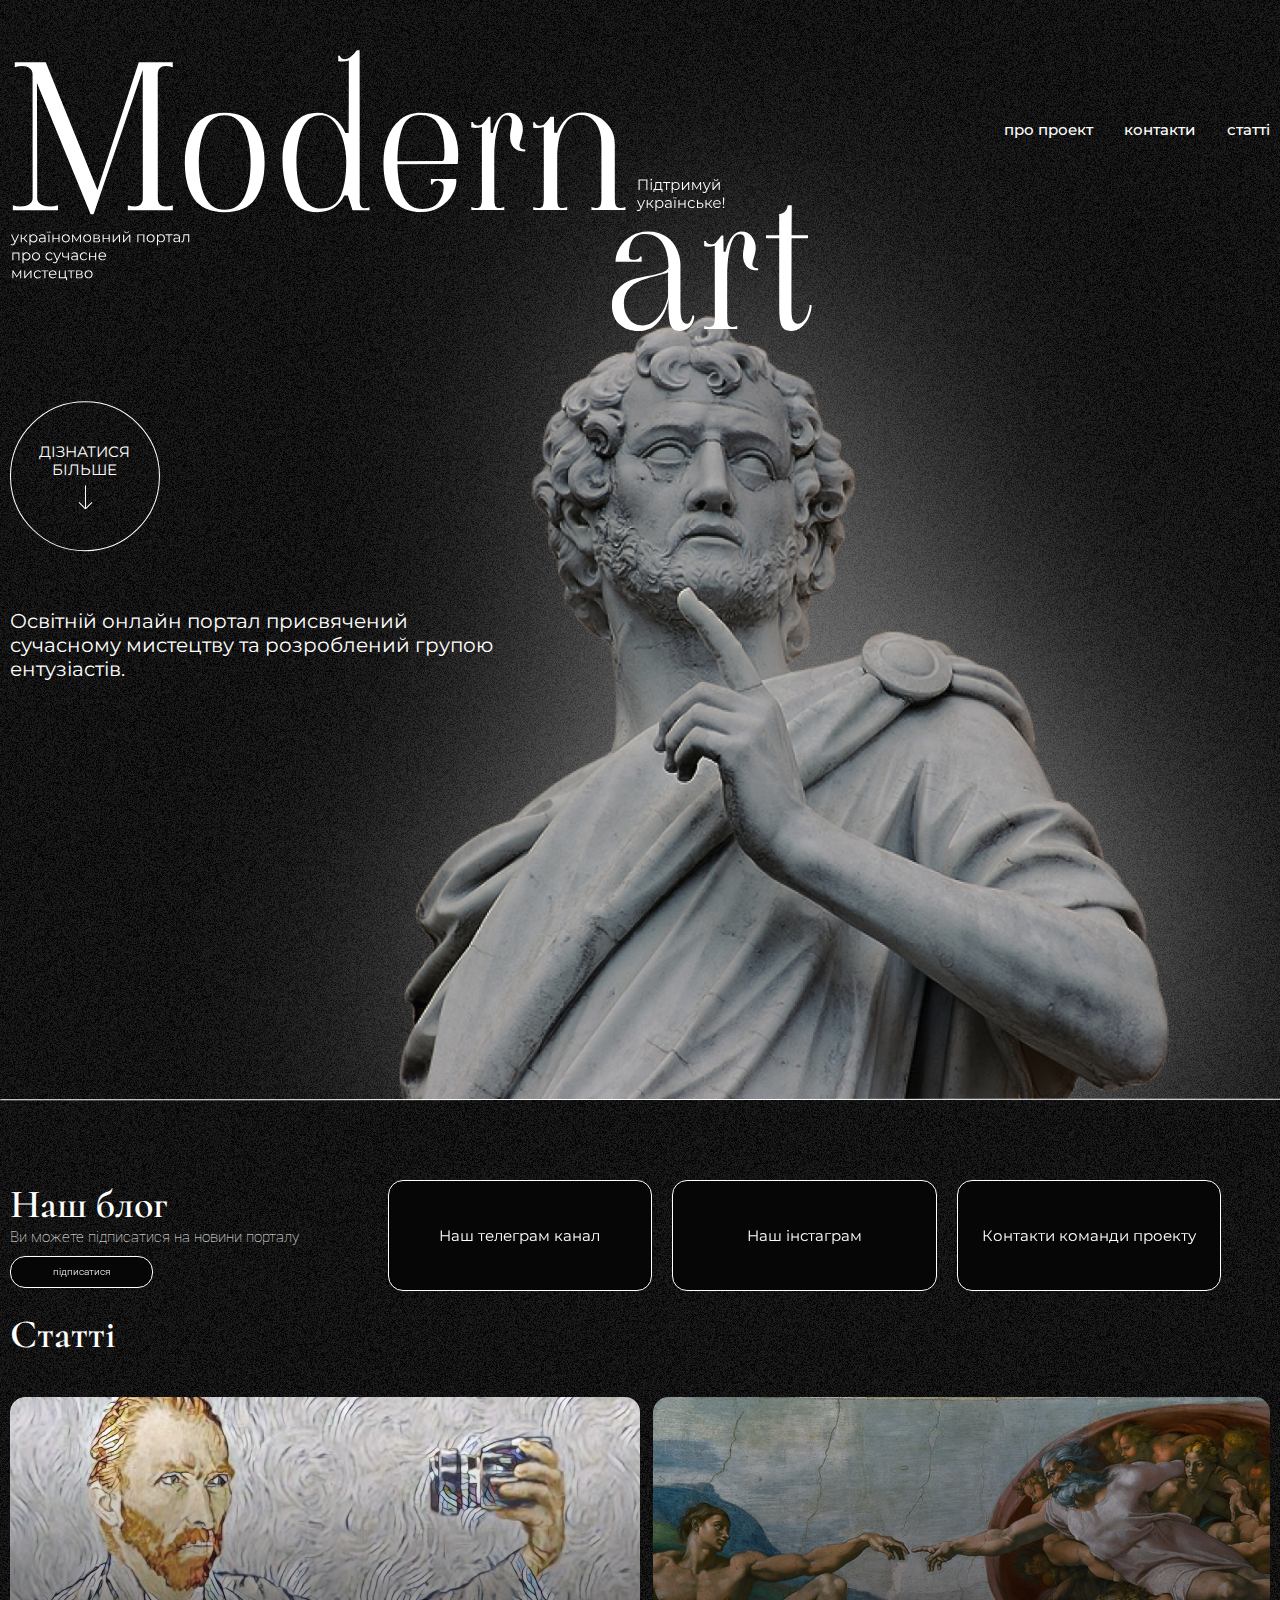
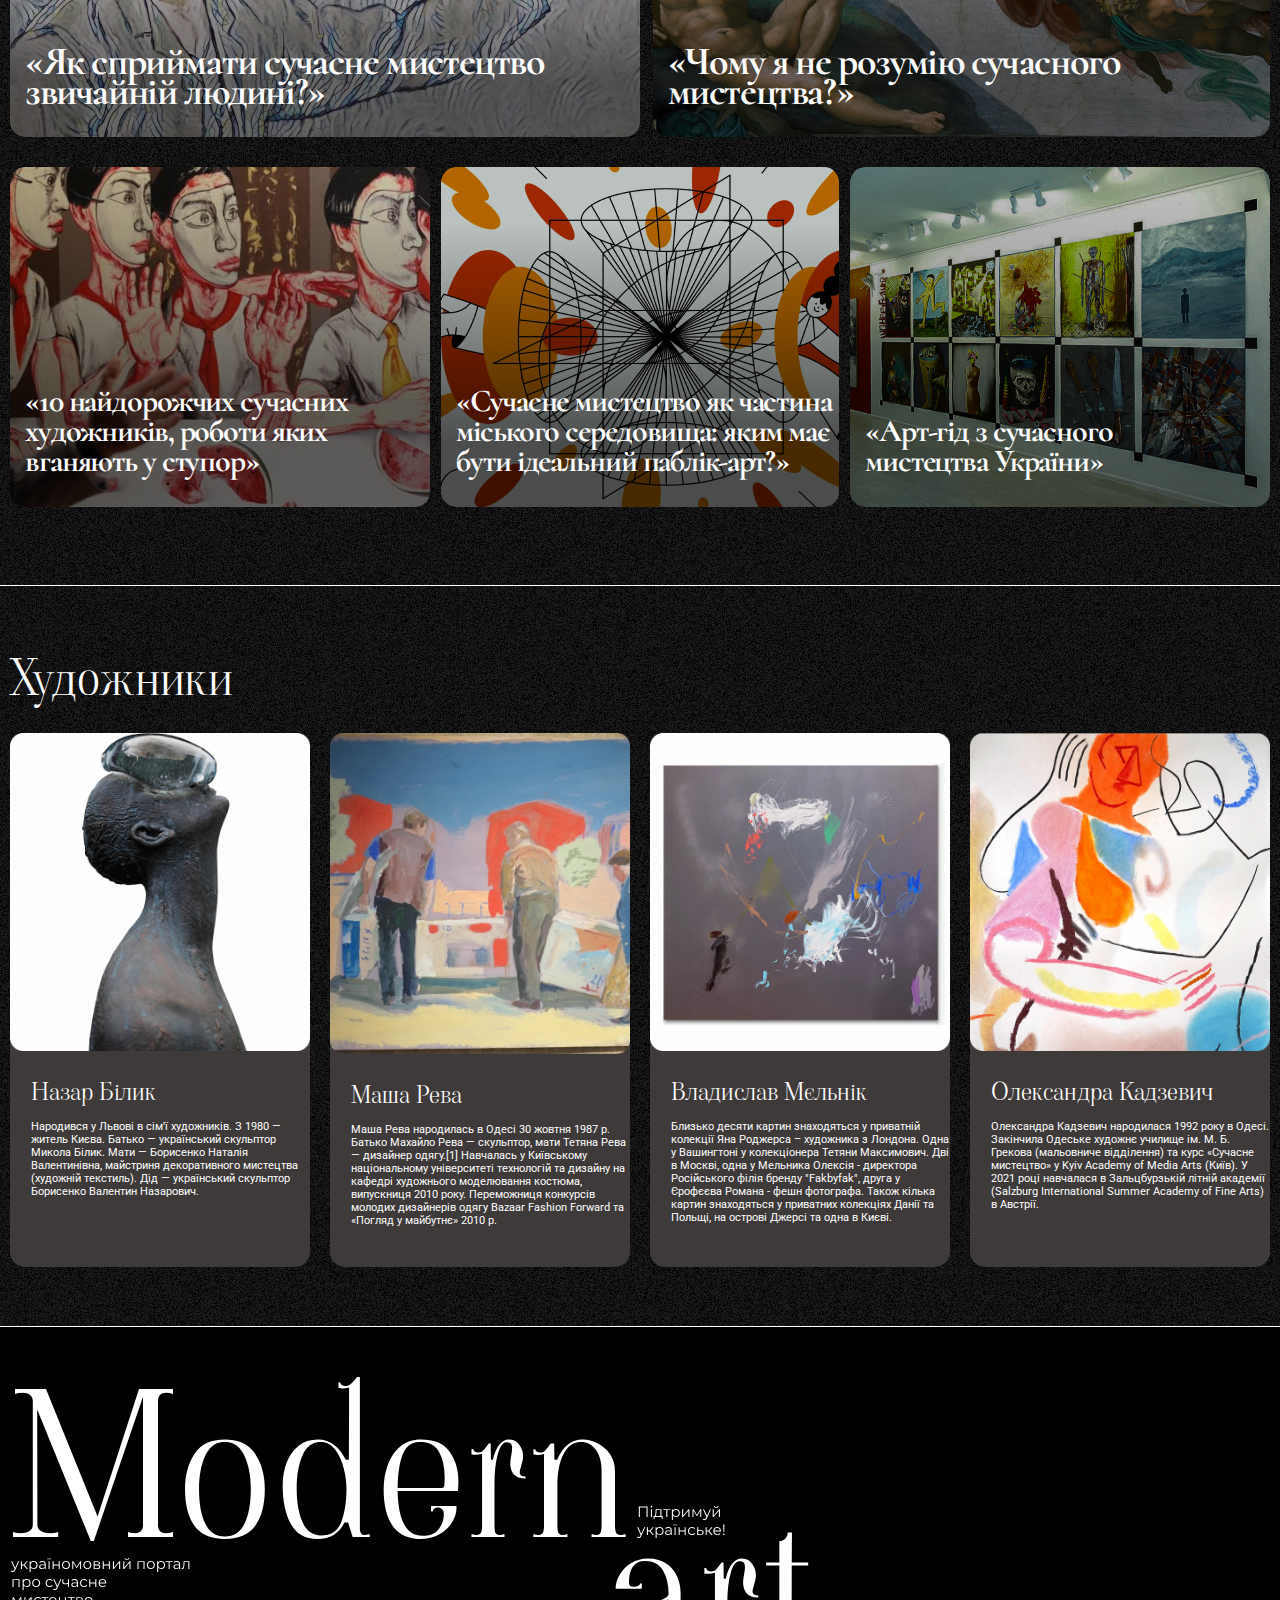
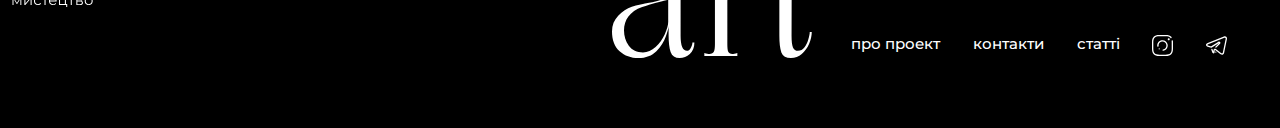
<file: index.html>
<!DOCTYPE html>
<html lang="uk">

<head>
    <meta charset="UTF-8">
    <meta http-equiv="X-UA-Compatible" content="IE=edge">
    <meta name="viewport" content="width=device-width, initial-scale=1.0">
    <title>Modern Art</title>
    <link rel="stylesheet" href="style/style.css">
</head>

<body>
    <div class="wrapper">
        <header class="header">
            <div class="header__logo-nav container justify-content-space-between">
                <svg width="806" height="401" viewBox="0 0 806 401" fill="none" xmlns="http://www.w3.org/2000/svg"
                    class="header__logo">
                    <path
                        d="M163 67C160.467 66.2 158.133 65.8 156 65.8C153.467 65.8 151.467 66.5333 150 68C148.667 69.3333 148 71.3333 148 74V198C148 200.667 148.667 202.733 150 204.2C151.467 205.533 153.467 206.2 156 206.2C158.133 206.2 160.467 205.8 163 205V210H118V205C120.667 205.8 123 206.2 125 206.2C127.533 206.2 129.467 205.533 130.8 204.2C132.267 202.733 133 200.667 133 198V69.8L83.8 214H80.8L27.2 82.6L27.4 198C27.4 200.533 28.6 202.533 31 204C33.5333 205.467 36.6 206.2 40.2 206.2C42.8667 206.2 45.5333 205.8 48.2 205V210H3V205C5.53333 205.8 8.13333 206.2 10.8 206.2C14.2667 206.2 17.1333 205.467 19.4 204C21.6667 202.533 22.8 200.533 22.8 198V74C22.8 71.4667 21.8667 69.4667 20 68C18.1333 66.5333 15.6 65.8 12.4 65.8C10.1333 65.8 7.66667 66.2 5 67V62H36L87.6 189.6L129 62H163V67ZM214.816 212C200.682 212 190.482 207.533 184.216 198.6C178.082 189.533 175.016 177.4 175.016 162.2C175.016 148.2 178.149 136.467 184.416 127C190.682 117.4 200.816 112.6 214.816 112.6C228.816 112.6 238.949 117.4 245.216 127C251.616 136.467 254.816 148.2 254.816 162.2C254.816 177.4 251.682 189.533 245.416 198.6C239.149 207.533 228.949 212 214.816 212ZM214.816 209.6C223.882 209.6 230.482 205.267 234.616 196.6C238.749 187.8 240.816 176.333 240.816 162.2C240.816 149 238.682 137.867 234.416 128.8C230.149 119.6 223.616 115 214.816 115C206.016 115 199.482 119.6 195.216 128.8C191.082 137.867 189.016 149 189.016 162.2C189.016 176.333 191.082 187.8 195.216 196.6C199.349 205.267 205.882 209.6 214.816 209.6ZM307.672 212C295.272 212 286.339 207 280.872 197C275.405 186.867 272.672 174 272.672 158.4C272.672 150.133 274.005 142.533 276.672 135.6C279.339 128.667 283.272 123.133 288.472 119C293.805 114.733 300.272 112.6 307.872 112.6C314.272 112.6 319.805 114.467 324.472 118.2C329.139 121.933 332.872 126.8 335.672 132.8H338.872L339.072 80.6V60.4C337.072 61.0667 334.939 61.4 332.672 61.4C331.739 61.4 330.339 61.2667 328.472 61V55.6H330.272C330.272 56.5333 330.739 57.3333 331.672 58C332.739 58.6667 333.939 59 335.272 59C337.272 59 339.272 58.1333 341.272 56.4C343.405 54.5333 345.339 52.4 347.072 50H349.872V202.2C350.139 206.067 351.672 208 354.472 208C356.072 208 357.805 207.667 359.672 207V210H342.672L338.072 195.4H334.472C329.005 206.467 320.072 212 307.672 212ZM311.272 208.4C320.872 208.4 327.472 204.067 331.072 195.4C334.672 186.6 336.472 175.333 336.472 161.6C336.472 155.2 335.539 148.4 333.672 141.2C331.939 134 329.139 127.867 325.272 122.8C321.405 117.6 316.605 115 310.872 115C302.605 115 296.472 119.467 292.472 128.4C288.605 137.333 286.672 148.333 286.672 161.4C286.672 174.733 288.605 185.933 292.472 195C296.339 203.933 302.605 208.4 311.272 208.4ZM411.448 212C398.782 212 389.315 207.8 383.048 199.4C376.782 190.867 373.648 178.467 373.648 162.2C373.648 153.667 374.982 145.667 377.648 138.2C380.315 130.6 384.448 124.467 390.048 119.8C395.782 115 402.782 112.6 411.048 112.6C424.515 112.6 434.115 116.733 439.848 125C445.582 133.133 448.448 142.933 448.448 154.4C448.448 156.4 448.315 159 448.048 162.2L447.848 164H387.648C388.182 193.867 396.515 208.8 412.648 208.8C419.848 208.8 425.182 206.6 428.648 202.2C432.115 197.8 433.848 192.8 433.848 187.2C433.848 184.933 433.248 183.267 432.048 182.2C430.982 181.133 429.582 180.6 427.848 180.6C426.515 180.6 425.315 181 424.248 181.8C423.315 182.467 422.848 183.333 422.848 184.4H421.048V179H446.448C446.848 184.067 445.582 189.133 442.648 194.2C439.848 199.267 435.715 203.467 430.248 206.8C424.782 210.133 418.515 211.867 411.448 212ZM429.248 161C431.648 161 433.048 160.8 433.448 160.4C433.982 159.867 434.315 158.667 434.448 156.8C434.582 155.333 434.648 153.133 434.648 150.2C434.648 140.067 432.782 131.667 429.048 125C425.315 118.333 419.048 115 410.248 115C401.715 115 395.848 119.2 392.648 127.6C389.448 136 387.782 147.133 387.648 161H429.248ZM513.092 129.4C513.092 131 512.826 132.8 512.292 134.8C511.759 136.8 511.426 138 511.292 138.4C510.226 141.867 509.692 144.2 509.692 145.4C509.692 148.067 511.626 149.4 515.492 149.4V151.4C510.026 151.4 506.092 150 503.692 147.2C501.426 144.4 500.292 140.8 500.292 136.4C500.292 134.267 500.492 132.2 500.892 130.2C501.692 126.333 502.092 123.333 502.092 121.2C502.092 118.933 501.626 117.4 500.692 116.6C499.892 115.667 498.559 115.2 496.692 115.2C492.826 115.2 489.826 119.333 487.692 127.6C485.559 135.733 484.492 145.267 484.492 156.2V198C484.492 201.467 484.759 204 485.292 205.6C485.959 207.2 487.359 208 489.492 208C490.559 208 492.226 207.667 494.492 207V210H461.492V207C463.759 207.667 465.426 208 466.492 208C468.892 208 470.426 207.2 471.092 205.6C471.759 203.867 472.092 201.333 472.092 198V126.8C470.092 127.467 467.959 127.8 465.692 127.8C464.759 127.8 463.359 127.667 461.492 127.4V122H463.292C463.292 122.933 463.759 123.733 464.692 124.4C465.759 125.067 466.959 125.4 468.292 125.4C470.292 125.4 472.026 124.667 473.492 123.2C474.959 121.733 476.692 119.533 478.692 116.6H480.692L480.892 132.8H482.892C484.492 125.867 486.692 120.8 489.492 117.6C492.426 114.267 495.492 112.6 498.692 112.6C503.359 112.6 506.892 114.333 509.292 117.8C511.826 121.267 513.092 125.133 513.092 129.4ZM605.006 198C605.006 201.333 605.34 203.867 606.006 205.6C606.673 207.2 608.206 208 610.606 208C611.673 208 613.34 207.667 615.606 207V210H581.606V207C583.873 207.667 585.54 208 586.606 208C588.74 208 590.073 207.2 590.606 205.6C591.273 204 591.606 201.467 591.606 198V144.4C591.606 135.2 589.673 128 585.806 122.8C582.073 117.6 577.14 115 571.006 115C565.14 115 560.406 117.333 556.806 122C553.34 126.533 550.873 131.933 549.406 138.2C548.073 144.467 547.406 150.467 547.406 156.2V198C547.406 201.467 547.673 204 548.206 205.6C548.873 207.2 550.273 208 552.406 208C553.473 208 555.14 207.667 557.406 207V210H523.406V207C525.673 207.667 527.34 208 528.406 208C530.806 208 532.34 207.2 533.006 205.6C533.673 203.867 534.006 201.333 534.006 198V127C532.006 127.667 529.873 128 527.606 128C526.673 128 525.273 127.867 523.406 127.6V122.2H525.206C525.206 123.133 525.673 123.933 526.606 124.6C527.673 125.267 528.873 125.6 530.206 125.6C532.073 125.6 533.74 124.867 535.206 123.4C536.673 121.933 538.473 119.667 540.606 116.6H544.206L544.406 132.8H547.206C549.606 126.8 552.873 121.933 557.006 118.2C561.273 114.333 566.54 112.4 572.806 112.4C577.873 112.4 582.873 113.733 587.806 116.4C592.873 118.933 597.006 122.667 600.206 127.6C603.406 132.4 605.006 138 605.006 144.4V198Z"
                        fill="white" />
                    <path class="logo-mini-txt"
                        d="M2.65 244.985C2.28 244.985 1.925 244.925 1.585 244.805C1.255 244.685 0.97 244.505 0.73 244.265L1.225 243.47C1.425 243.66 1.64 243.805 1.87 243.905C2.11 244.015 2.375 244.07 2.665 244.07C3.015 244.07 3.315 243.97 3.565 243.77C3.825 243.58 4.07 243.24 4.3 242.75L4.81 241.595L4.93 241.43L8.17 234.125H9.22L5.275 242.945C5.055 243.455 4.81 243.86 4.54 244.16C4.28 244.46 3.995 244.67 3.685 244.79C3.375 244.92 3.03 244.985 2.65 244.985ZM4.75 242.225L1.12 234.125H2.23L5.44 241.355L4.75 242.225ZM16.6543 242L13.4143 238.1L14.2993 237.575L17.9143 242H16.6543ZM10.8793 242V234.125H11.9443V242H10.8793ZM11.6143 238.49V237.575H14.1493V238.49H11.6143ZM14.3893 238.175L13.3993 238.025L16.5343 234.125H17.6893L14.3893 238.175ZM23.6601 242.075C22.9801 242.075 22.3651 241.92 21.8151 241.61C21.2651 241.29 20.8251 240.835 20.4951 240.245C20.1751 239.645 20.0151 238.915 20.0151 238.055C20.0151 237.195 20.1751 236.47 20.4951 235.88C20.8151 235.28 21.2501 234.825 21.8001 234.515C22.3501 234.205 22.9701 234.05 23.6601 234.05C24.4101 234.05 25.0801 234.22 25.6701 234.56C26.2701 234.89 26.7401 235.36 27.0801 235.97C27.4201 236.57 27.5901 237.265 27.5901 238.055C27.5901 238.855 27.4201 239.555 27.0801 240.155C26.7401 240.755 26.2701 241.225 25.6701 241.565C25.0801 241.905 24.4101 242.075 23.6601 242.075ZM19.5951 244.91V234.125H20.6151V236.495L20.5101 238.07L20.6601 239.66V244.91H19.5951ZM23.5851 241.13C24.1451 241.13 24.6451 241.005 25.0851 240.755C25.5251 240.495 25.8751 240.135 26.1351 239.675C26.3951 239.205 26.5251 238.665 26.5251 238.055C26.5251 237.445 26.3951 236.91 26.1351 236.45C25.8751 235.99 25.5251 235.63 25.0851 235.37C24.6451 235.11 24.1451 234.98 23.5851 234.98C23.0251 234.98 22.5201 235.11 22.0701 235.37C21.6301 235.63 21.2801 235.99 21.0201 236.45C20.7701 236.91 20.6451 237.445 20.6451 238.055C20.6451 238.665 20.7701 239.205 21.0201 239.675C21.2801 240.135 21.6301 240.495 22.0701 240.755C22.5201 241.005 23.0251 241.13 23.5851 241.13ZM34.7243 242V240.26L34.6793 239.975V237.065C34.6793 236.395 34.4893 235.88 34.1093 235.52C33.7393 235.16 33.1843 234.98 32.4443 234.98C31.9343 234.98 31.4493 235.065 30.9893 235.235C30.5293 235.405 30.1393 235.63 29.8193 235.91L29.3393 235.115C29.7393 234.775 30.2193 234.515 30.7793 234.335C31.3393 234.145 31.9293 234.05 32.5493 234.05C33.5693 234.05 34.3543 234.305 34.9043 234.815C35.4643 235.315 35.7443 236.08 35.7443 237.11V242H34.7243ZM32.0093 242.075C31.4193 242.075 30.9043 241.98 30.4643 241.79C30.0343 241.59 29.7043 241.32 29.4743 240.98C29.2443 240.63 29.1293 240.23 29.1293 239.78C29.1293 239.37 29.2243 239 29.4143 238.67C29.6143 238.33 29.9343 238.06 30.3743 237.86C30.8243 237.65 31.4243 237.545 32.1743 237.545H34.8893V238.34H32.2043C31.4443 238.34 30.9143 238.475 30.6143 238.745C30.3243 239.015 30.1793 239.35 30.1793 239.75C30.1793 240.2 30.3543 240.56 30.7043 240.83C31.0543 241.1 31.5443 241.235 32.1743 241.235C32.7743 241.235 33.2893 241.1 33.7193 240.83C34.1593 240.55 34.4793 240.15 34.6793 239.63L34.9193 240.365C34.7193 240.885 34.3693 241.3 33.8693 241.61C33.3793 241.92 32.7593 242.075 32.0093 242.075ZM38.5495 242V234.125H39.6145V242H38.5495ZM40.0795 232.55C39.9095 232.55 39.7645 232.49 39.6445 232.37C39.5245 232.24 39.4645 232.085 39.4645 231.905C39.4645 231.735 39.5245 231.59 39.6445 231.47C39.7645 231.34 39.9095 231.275 40.0795 231.275C40.2595 231.275 40.4095 231.335 40.5295 231.455C40.6495 231.575 40.7095 231.725 40.7095 231.905C40.7095 232.085 40.6495 232.24 40.5295 232.37C40.4095 232.49 40.2595 232.55 40.0795 232.55ZM38.0995 232.55C37.9195 232.55 37.7695 232.49 37.6495 232.37C37.5295 232.24 37.4695 232.085 37.4695 231.905C37.4695 231.735 37.5295 231.59 37.6495 231.47C37.7695 231.34 37.9195 231.275 38.0995 231.275C38.2795 231.275 38.4245 231.335 38.5345 231.455C38.6545 231.575 38.7145 231.725 38.7145 231.905C38.7145 232.085 38.6545 232.24 38.5345 232.37C38.4245 232.49 38.2795 232.55 38.0995 232.55ZM42.6078 242V234.125H43.6728V237.605H48.6378V234.125H49.7028V242H48.6378V238.52H43.6728V242H42.6078ZM55.9698 242.075C55.2098 242.075 54.5248 241.905 53.9148 241.565C53.3148 241.215 52.8398 240.74 52.4898 240.14C52.1398 239.53 51.9648 238.835 51.9648 238.055C51.9648 237.265 52.1398 236.57 52.4898 235.97C52.8398 235.37 53.3148 234.9 53.9148 234.56C54.5148 234.22 55.1998 234.05 55.9698 234.05C56.7498 234.05 57.4398 234.22 58.0398 234.56C58.6498 234.9 59.1248 235.37 59.4648 235.97C59.8148 236.57 59.9898 237.265 59.9898 238.055C59.9898 238.835 59.8148 239.53 59.4648 240.14C59.1248 240.74 58.6498 241.215 58.0398 241.565C57.4298 241.905 56.7398 242.075 55.9698 242.075ZM55.9698 241.13C56.5398 241.13 57.0448 241.005 57.4848 240.755C57.9248 240.495 58.2698 240.135 58.5198 239.675C58.7798 239.205 58.9098 238.665 58.9098 238.055C58.9098 237.435 58.7798 236.895 58.5198 236.435C58.2698 235.975 57.9248 235.62 57.4848 235.37C57.0448 235.11 56.5448 234.98 55.9848 234.98C55.4248 234.98 54.9248 235.11 54.4848 235.37C54.0448 235.62 53.6948 235.975 53.4348 236.435C53.1748 236.895 53.0448 237.435 53.0448 238.055C53.0448 238.665 53.1748 239.205 53.4348 239.675C53.6948 240.135 54.0448 240.495 54.4848 240.755C54.9248 241.005 55.4198 241.13 55.9698 241.13ZM62.266 242V234.125H63.346L66.916 240.17H66.466L70.096 234.125H71.086V242H70.111V235.34L70.306 235.43L66.916 241.04H66.436L63.016 235.37L63.241 235.325V242H62.266ZM77.3566 242.075C76.5966 242.075 75.9116 241.905 75.3016 241.565C74.7016 241.215 74.2266 240.74 73.8766 240.14C73.5266 239.53 73.3516 238.835 73.3516 238.055C73.3516 237.265 73.5266 236.57 73.8766 235.97C74.2266 235.37 74.7016 234.9 75.3016 234.56C75.9016 234.22 76.5866 234.05 77.3566 234.05C78.1366 234.05 78.8266 234.22 79.4266 234.56C80.0366 234.9 80.5116 235.37 80.8516 235.97C81.2016 236.57 81.3766 237.265 81.3766 238.055C81.3766 238.835 81.2016 239.53 80.8516 240.14C80.5116 240.74 80.0366 241.215 79.4266 241.565C78.8166 241.905 78.1266 242.075 77.3566 242.075ZM77.3566 241.13C77.9266 241.13 78.4316 241.005 78.8716 240.755C79.3116 240.495 79.6566 240.135 79.9066 239.675C80.1666 239.205 80.2966 238.665 80.2966 238.055C80.2966 237.435 80.1666 236.895 79.9066 236.435C79.6566 235.975 79.3116 235.62 78.8716 235.37C78.4316 235.11 77.9316 234.98 77.3716 234.98C76.8116 234.98 76.3116 235.11 75.8716 235.37C75.4316 235.62 75.0816 235.975 74.8216 236.435C74.5616 236.895 74.4316 237.435 74.4316 238.055C74.4316 238.665 74.5616 239.205 74.8216 239.675C75.0816 240.135 75.4316 240.495 75.8716 240.755C76.3116 241.005 76.8066 241.13 77.3566 241.13ZM83.6527 242V234.125H87.1327C88.0227 234.125 88.7227 234.295 89.2327 234.635C89.7527 234.975 90.0127 235.475 90.0127 236.135C90.0127 236.775 89.7677 237.27 89.2777 237.62C88.7877 237.96 88.1427 238.13 87.3427 238.13L87.5527 237.815C88.4927 237.815 89.1827 237.99 89.6227 238.34C90.0627 238.69 90.2827 239.195 90.2827 239.855C90.2827 240.535 90.0327 241.065 89.5327 241.445C89.0427 241.815 88.2777 242 87.2377 242H83.6527ZM84.6877 241.16H87.1927C87.8627 241.16 88.3677 241.055 88.7077 240.845C89.0577 240.625 89.2327 240.275 89.2327 239.795C89.2327 239.315 89.0777 238.965 88.7677 238.745C88.4577 238.525 87.9677 238.415 87.2977 238.415H84.6877V241.16ZM84.6877 237.62H87.0577C87.6677 237.62 88.1327 237.505 88.4527 237.275C88.7827 237.045 88.9477 236.71 88.9477 236.27C88.9477 235.83 88.7827 235.5 88.4527 235.28C88.1327 235.06 87.6677 234.95 87.0577 234.95H84.6877V237.62ZM92.7787 242V234.125H93.8437V237.605H98.8087V234.125H99.8737V242H98.8087V238.52H93.8437V242H92.7787ZM102.901 242V234.125H103.966V240.38L109.231 234.125H110.176V242H109.111V235.73L103.861 242H102.901ZM113.228 242V234.125H114.293V240.38L119.558 234.125H120.503V242H119.438V235.73L114.188 242H113.228ZM116.798 232.985C116.138 232.985 115.603 232.82 115.193 232.49C114.793 232.15 114.583 231.665 114.563 231.035H115.328C115.338 231.435 115.478 231.75 115.748 231.98C116.018 232.21 116.368 232.325 116.798 232.325C117.228 232.325 117.578 232.21 117.848 231.98C118.128 231.75 118.273 231.435 118.283 231.035H119.048C119.038 231.665 118.828 232.15 118.418 232.49C118.008 232.82 117.468 232.985 116.798 232.985ZM127.481 242V234.125H134.561V242H133.496V234.77L133.766 235.055H128.276L128.546 234.77V242H127.481ZM140.828 242.075C140.068 242.075 139.383 241.905 138.773 241.565C138.173 241.215 137.698 240.74 137.348 240.14C136.998 239.53 136.823 238.835 136.823 238.055C136.823 237.265 136.998 236.57 137.348 235.97C137.698 235.37 138.173 234.9 138.773 234.56C139.373 234.22 140.058 234.05 140.828 234.05C141.608 234.05 142.298 234.22 142.898 234.56C143.508 234.9 143.983 235.37 144.323 235.97C144.673 236.57 144.848 237.265 144.848 238.055C144.848 238.835 144.673 239.53 144.323 240.14C143.983 240.74 143.508 241.215 142.898 241.565C142.288 241.905 141.598 242.075 140.828 242.075ZM140.828 241.13C141.398 241.13 141.903 241.005 142.343 240.755C142.783 240.495 143.128 240.135 143.378 239.675C143.638 239.205 143.768 238.665 143.768 238.055C143.768 237.435 143.638 236.895 143.378 236.435C143.128 235.975 142.783 235.62 142.343 235.37C141.903 235.11 141.403 234.98 140.843 234.98C140.283 234.98 139.783 235.11 139.343 235.37C138.903 235.62 138.553 235.975 138.293 236.435C138.033 236.895 137.903 237.435 137.903 238.055C137.903 238.665 138.033 239.205 138.293 239.675C138.553 240.135 138.903 240.495 139.343 240.755C139.783 241.005 140.278 241.13 140.828 241.13ZM151.189 242.075C150.509 242.075 149.894 241.92 149.344 241.61C148.794 241.29 148.354 240.835 148.024 240.245C147.704 239.645 147.544 238.915 147.544 238.055C147.544 237.195 147.704 236.47 148.024 235.88C148.344 235.28 148.779 234.825 149.329 234.515C149.879 234.205 150.499 234.05 151.189 234.05C151.939 234.05 152.609 234.22 153.199 234.56C153.799 234.89 154.269 235.36 154.609 235.97C154.949 236.57 155.119 237.265 155.119 238.055C155.119 238.855 154.949 239.555 154.609 240.155C154.269 240.755 153.799 241.225 153.199 241.565C152.609 241.905 151.939 242.075 151.189 242.075ZM147.124 244.91V234.125H148.144V236.495L148.039 238.07L148.189 239.66V244.91H147.124ZM151.114 241.13C151.674 241.13 152.174 241.005 152.614 240.755C153.054 240.495 153.404 240.135 153.664 239.675C153.924 239.205 154.054 238.665 154.054 238.055C154.054 237.445 153.924 236.91 153.664 236.45C153.404 235.99 153.054 235.63 152.614 235.37C152.174 235.11 151.674 234.98 151.114 234.98C150.554 234.98 150.049 235.11 149.599 235.37C149.159 235.63 148.809 235.99 148.549 236.45C148.299 236.91 148.174 237.445 148.174 238.055C148.174 238.665 148.299 239.205 148.549 239.675C148.809 240.135 149.159 240.495 149.599 240.755C150.049 241.005 150.554 241.13 151.114 241.13ZM158.615 242V234.77L158.885 235.055H155.63V234.125H162.665V235.055H159.41L159.68 234.77V242H158.615ZM169.094 242V240.26L169.049 239.975V237.065C169.049 236.395 168.859 235.88 168.479 235.52C168.109 235.16 167.554 234.98 166.814 234.98C166.304 234.98 165.819 235.065 165.359 235.235C164.899 235.405 164.509 235.63 164.189 235.91L163.709 235.115C164.109 234.775 164.589 234.515 165.149 234.335C165.709 234.145 166.299 234.05 166.919 234.05C167.939 234.05 168.724 234.305 169.274 234.815C169.834 235.315 170.114 236.08 170.114 237.11V242H169.094ZM166.379 242.075C165.789 242.075 165.274 241.98 164.834 241.79C164.404 241.59 164.074 241.32 163.844 240.98C163.614 240.63 163.499 240.23 163.499 239.78C163.499 239.37 163.594 239 163.784 238.67C163.984 238.33 164.304 238.06 164.744 237.86C165.194 237.65 165.794 237.545 166.544 237.545H169.259V238.34H166.574C165.814 238.34 165.284 238.475 164.984 238.745C164.694 239.015 164.549 239.35 164.549 239.75C164.549 240.2 164.724 240.56 165.074 240.83C165.424 241.1 165.914 241.235 166.544 241.235C167.144 241.235 167.659 241.1 168.089 240.83C168.529 240.55 168.849 240.15 169.049 239.63L169.289 240.365C169.089 240.885 168.739 241.3 168.239 241.61C167.749 241.92 167.129 242.075 166.379 242.075ZM171.51 241.985L171.585 241.07C171.655 241.08 171.72 241.095 171.78 241.115C171.85 241.125 171.91 241.13 171.96 241.13C172.28 241.13 172.535 241.01 172.725 240.77C172.925 240.53 173.075 240.21 173.175 239.81C173.275 239.41 173.345 238.96 173.385 238.46C173.425 237.95 173.46 237.44 173.49 236.93L173.625 234.125H179.4V242H178.335V234.74L178.605 235.055H174.315L174.57 234.725L174.45 237.005C174.42 237.685 174.365 238.335 174.285 238.955C174.215 239.575 174.1 240.12 173.94 240.59C173.79 241.06 173.58 241.43 173.31 241.7C173.04 241.96 172.695 242.09 172.275 242.09C172.155 242.09 172.03 242.08 171.9 242.06C171.78 242.04 171.65 242.015 171.51 241.985ZM2.515 260V252.125H9.595V260H8.53V252.77L8.8 253.055H3.31L3.58 252.77V260H2.515ZM16.6874 260.075C16.0074 260.075 15.3924 259.92 14.8424 259.61C14.2924 259.29 13.8524 258.835 13.5224 258.245C13.2024 257.645 13.0424 256.915 13.0424 256.055C13.0424 255.195 13.2024 254.47 13.5224 253.88C13.8424 253.28 14.2774 252.825 14.8274 252.515C15.3774 252.205 15.9974 252.05 16.6874 252.05C17.4374 252.05 18.1074 252.22 18.6974 252.56C19.2974 252.89 19.7674 253.36 20.1074 253.97C20.4474 254.57 20.6174 255.265 20.6174 256.055C20.6174 256.855 20.4474 257.555 20.1074 258.155C19.7674 258.755 19.2974 259.225 18.6974 259.565C18.1074 259.905 17.4374 260.075 16.6874 260.075ZM12.6224 262.91V252.125H13.6424V254.495L13.5374 256.07L13.6874 257.66V262.91H12.6224ZM16.6124 259.13C17.1724 259.13 17.6724 259.005 18.1124 258.755C18.5524 258.495 18.9024 258.135 19.1624 257.675C19.4224 257.205 19.5524 256.665 19.5524 256.055C19.5524 255.445 19.4224 254.91 19.1624 254.45C18.9024 253.99 18.5524 253.63 18.1124 253.37C17.6724 253.11 17.1724 252.98 16.6124 252.98C16.0524 252.98 15.5474 253.11 15.0974 253.37C14.6574 253.63 14.3074 253.99 14.0474 254.45C13.7974 254.91 13.6724 255.445 13.6724 256.055C13.6724 256.665 13.7974 257.205 14.0474 257.675C14.3074 258.135 14.6574 258.495 15.0974 258.755C15.5474 259.005 16.0524 259.13 16.6124 259.13ZM26.1456 260.075C25.3856 260.075 24.7006 259.905 24.0906 259.565C23.4906 259.215 23.0156 258.74 22.6656 258.14C22.3156 257.53 22.1406 256.835 22.1406 256.055C22.1406 255.265 22.3156 254.57 22.6656 253.97C23.0156 253.37 23.4906 252.9 24.0906 252.56C24.6906 252.22 25.3756 252.05 26.1456 252.05C26.9256 252.05 27.6156 252.22 28.2156 252.56C28.8256 252.9 29.3006 253.37 29.6406 253.97C29.9906 254.57 30.1656 255.265 30.1656 256.055C30.1656 256.835 29.9906 257.53 29.6406 258.14C29.3006 258.74 28.8256 259.215 28.2156 259.565C27.6056 259.905 26.9156 260.075 26.1456 260.075ZM26.1456 259.13C26.7156 259.13 27.2206 259.005 27.6606 258.755C28.1006 258.495 28.4456 258.135 28.6956 257.675C28.9556 257.205 29.0856 256.665 29.0856 256.055C29.0856 255.435 28.9556 254.895 28.6956 254.435C28.4456 253.975 28.1006 253.62 27.6606 253.37C27.2206 253.11 26.7206 252.98 26.1606 252.98C25.6006 252.98 25.1006 253.11 24.6606 253.37C24.2206 253.62 23.8706 253.975 23.6106 254.435C23.3506 254.895 23.2206 255.435 23.2206 256.055C23.2206 256.665 23.3506 257.205 23.6106 257.675C23.8706 258.135 24.2206 258.495 24.6606 258.755C25.1006 259.005 25.5956 259.13 26.1456 259.13ZM39.6675 260.075C38.8875 260.075 38.1875 259.905 37.5675 259.565C36.9575 259.215 36.4775 258.74 36.1275 258.14C35.7775 257.53 35.6025 256.835 35.6025 256.055C35.6025 255.265 35.7775 254.57 36.1275 253.97C36.4775 253.37 36.9575 252.9 37.5675 252.56C38.1875 252.22 38.8875 252.05 39.6675 252.05C40.3375 252.05 40.9425 252.18 41.4825 252.44C42.0225 252.7 42.4475 253.09 42.7575 253.61L41.9625 254.15C41.6925 253.75 41.3575 253.455 40.9575 253.265C40.5575 253.075 40.1225 252.98 39.6525 252.98C39.0925 252.98 38.5875 253.11 38.1375 253.37C37.6875 253.62 37.3325 253.975 37.0725 254.435C36.8125 254.895 36.6825 255.435 36.6825 256.055C36.6825 256.675 36.8125 257.215 37.0725 257.675C37.3325 258.135 37.6875 258.495 38.1375 258.755C38.5875 259.005 39.0925 259.13 39.6525 259.13C40.1225 259.13 40.5575 259.035 40.9575 258.845C41.3575 258.655 41.6925 258.365 41.9625 257.975L42.7575 258.515C42.4475 259.025 42.0225 259.415 41.4825 259.685C40.9425 259.945 40.3375 260.075 39.6675 260.075ZM44.8375 262.985C44.4675 262.985 44.1125 262.925 43.7725 262.805C43.4425 262.685 43.1575 262.505 42.9175 262.265L43.4125 261.47C43.6125 261.66 43.8275 261.805 44.0575 261.905C44.2975 262.015 44.5625 262.07 44.8525 262.07C45.2025 262.07 45.5025 261.97 45.7525 261.77C46.0125 261.58 46.2575 261.24 46.4875 260.75L46.9975 259.595L47.1175 259.43L50.3575 252.125H51.4075L47.4625 260.945C47.2425 261.455 46.9975 261.86 46.7275 262.16C46.4675 262.46 46.1825 262.67 45.8725 262.79C45.5625 262.92 45.2175 262.985 44.8375 262.985ZM46.9375 260.225L43.3075 252.125H44.4175L47.6275 259.355L46.9375 260.225ZM58.0468 256.67C57.5868 256.87 57.1218 257.03 56.6518 257.15C56.1918 257.26 55.7318 257.315 55.2718 257.315C54.3418 257.315 53.6068 257.105 53.0668 256.685C52.5268 256.255 52.2568 255.595 52.2568 254.705V252.125H53.3068V254.645C53.3068 255.245 53.5018 255.695 53.8918 255.995C54.2818 256.295 54.8068 256.445 55.4668 256.445C55.8668 256.445 56.2868 256.395 56.7268 256.295C57.1668 256.185 57.6118 256.03 58.0618 255.83L58.0468 256.67ZM57.9568 260V252.125H59.0218V260H57.9568ZM66.9363 260V258.26L66.8913 257.975V255.065C66.8913 254.395 66.7013 253.88 66.3213 253.52C65.9513 253.16 65.3963 252.98 64.6563 252.98C64.1463 252.98 63.6613 253.065 63.2013 253.235C62.7413 253.405 62.3513 253.63 62.0313 253.91L61.5513 253.115C61.9513 252.775 62.4313 252.515 62.9913 252.335C63.5513 252.145 64.1413 252.05 64.7613 252.05C65.7813 252.05 66.5663 252.305 67.1163 252.815C67.6763 253.315 67.9563 254.08 67.9563 255.11V260H66.9363ZM64.2213 260.075C63.6313 260.075 63.1163 259.98 62.6763 259.79C62.2463 259.59 61.9163 259.32 61.6863 258.98C61.4563 258.63 61.3413 258.23 61.3413 257.78C61.3413 257.37 61.4363 257 61.6263 256.67C61.8263 256.33 62.1463 256.06 62.5863 255.86C63.0363 255.65 63.6363 255.545 64.3862 255.545H67.1013V256.34H64.4163C63.6563 256.34 63.1263 256.475 62.8263 256.745C62.5363 257.015 62.3913 257.35 62.3913 257.75C62.3913 258.2 62.5663 258.56 62.9163 258.83C63.2663 259.1 63.7563 259.235 64.3862 259.235C64.9863 259.235 65.5013 259.1 65.9313 258.83C66.3713 258.55 66.6913 258.15 66.8913 257.63L67.1313 258.365C66.9313 258.885 66.5813 259.3 66.0813 259.61C65.5913 259.92 64.9713 260.075 64.2213 260.075ZM74.0914 260.075C73.3114 260.075 72.6114 259.905 71.9914 259.565C71.3814 259.215 70.9014 258.74 70.5514 258.14C70.2014 257.53 70.0264 256.835 70.0264 256.055C70.0264 255.265 70.2014 254.57 70.5514 253.97C70.9014 253.37 71.3814 252.9 71.9914 252.56C72.6114 252.22 73.3114 252.05 74.0914 252.05C74.7614 252.05 75.3664 252.18 75.9064 252.44C76.4464 252.7 76.8714 253.09 77.1814 253.61L76.3864 254.15C76.1164 253.75 75.7814 253.455 75.3814 253.265C74.9814 253.075 74.5464 252.98 74.0764 252.98C73.5164 252.98 73.0114 253.11 72.5614 253.37C72.1114 253.62 71.7564 253.975 71.4964 254.435C71.2364 254.895 71.1064 255.435 71.1064 256.055C71.1064 256.675 71.2364 257.215 71.4964 257.675C71.7564 258.135 72.1114 258.495 72.5614 258.755C73.0114 259.005 73.5164 259.13 74.0764 259.13C74.5464 259.13 74.9814 259.035 75.3814 258.845C75.7814 258.655 76.1164 258.365 76.3864 257.975L77.1814 258.515C76.8714 259.025 76.4464 259.415 75.9064 259.685C75.3664 259.945 74.7614 260.075 74.0914 260.075ZM79.2435 260V252.125H80.3085V255.605H85.2735V252.125H86.3385V260H85.2735V256.52H80.3085V260H79.2435ZM92.7406 260.075C91.9206 260.075 91.2006 259.905 90.5806 259.565C89.9606 259.215 89.4756 258.74 89.1256 258.14C88.7756 257.53 88.6006 256.835 88.6006 256.055C88.6006 255.275 88.7656 254.585 89.0956 253.985C89.4356 253.385 89.8956 252.915 90.4756 252.575C91.0656 252.225 91.7256 252.05 92.4556 252.05C93.1956 252.05 93.8506 252.22 94.4206 252.56C95.0006 252.89 95.4556 253.36 95.7856 253.97C96.1156 254.57 96.2806 255.265 96.2806 256.055C96.2806 256.105 96.2756 256.16 96.2656 256.22C96.2656 256.27 96.2656 256.325 96.2656 256.385H89.4106V255.59H95.6956L95.2756 255.905C95.2756 255.335 95.1506 254.83 94.9006 254.39C94.6606 253.94 94.3306 253.59 93.9106 253.34C93.4906 253.09 93.0056 252.965 92.4556 252.965C91.9156 252.965 91.4306 253.09 91.0006 253.34C90.5706 253.59 90.2356 253.94 89.9956 254.39C89.7556 254.84 89.6356 255.355 89.6356 255.935V256.1C89.6356 256.7 89.7656 257.23 90.0256 257.69C90.2956 258.14 90.6656 258.495 91.1356 258.755C91.6156 259.005 92.1606 259.13 92.7706 259.13C93.2506 259.13 93.6956 259.045 94.1056 258.875C94.5256 258.705 94.8856 258.445 95.1856 258.095L95.7856 258.785C95.4356 259.205 94.9956 259.525 94.4656 259.745C93.9456 259.965 93.3706 260.075 92.7406 260.075ZM2.515 278V270.125H3.595L7.165 276.17H6.715L10.345 270.125H11.335V278H10.36V271.34L10.555 271.43L7.165 277.04H6.685L3.265 271.37L3.49 271.325V278H2.515ZM14.3656 278V270.125H15.4306V276.38L20.6956 270.125H21.6406V278H20.5756V271.73L15.3256 278H14.3656ZM27.9927 278.075C27.2127 278.075 26.5127 277.905 25.8927 277.565C25.2827 277.215 24.8027 276.74 24.4527 276.14C24.1027 275.53 23.9277 274.835 23.9277 274.055C23.9277 273.265 24.1027 272.57 24.4527 271.97C24.8027 271.37 25.2827 270.9 25.8927 270.56C26.5127 270.22 27.2127 270.05 27.9927 270.05C28.6627 270.05 29.2677 270.18 29.8077 270.44C30.3477 270.7 30.7727 271.09 31.0827 271.61L30.2877 272.15C30.0177 271.75 29.6827 271.455 29.2827 271.265C28.8827 271.075 28.4477 270.98 27.9777 270.98C27.4177 270.98 26.9127 271.11 26.4627 271.37C26.0127 271.62 25.6577 271.975 25.3977 272.435C25.1377 272.895 25.0077 273.435 25.0077 274.055C25.0077 274.675 25.1377 275.215 25.3977 275.675C25.6577 276.135 26.0127 276.495 26.4627 276.755C26.9127 277.005 27.4177 277.13 27.9777 277.13C28.4477 277.13 28.8827 277.035 29.2827 276.845C29.6827 276.655 30.0177 276.365 30.2877 275.975L31.0827 276.515C30.7727 277.025 30.3477 277.415 29.8077 277.685C29.2677 277.945 28.6627 278.075 27.9927 278.075ZM34.4984 278V270.77L34.7684 271.055H31.5134V270.125H38.5484V271.055H35.2934L35.5634 270.77V278H34.4984ZM43.097 278.075C42.277 278.075 41.557 277.905 40.937 277.565C40.317 277.215 39.832 276.74 39.482 276.14C39.132 275.53 38.957 274.835 38.957 274.055C38.957 273.275 39.122 272.585 39.452 271.985C39.792 271.385 40.252 270.915 40.832 270.575C41.422 270.225 42.082 270.05 42.812 270.05C43.552 270.05 44.207 270.22 44.777 270.56C45.357 270.89 45.812 271.36 46.142 271.97C46.472 272.57 46.637 273.265 46.637 274.055C46.637 274.105 46.632 274.16 46.622 274.22C46.622 274.27 46.622 274.325 46.622 274.385H39.767V273.59H46.052L45.632 273.905C45.632 273.335 45.507 272.83 45.257 272.39C45.017 271.94 44.687 271.59 44.267 271.34C43.847 271.09 43.362 270.965 42.812 270.965C42.272 270.965 41.787 271.09 41.357 271.34C40.927 271.59 40.592 271.94 40.352 272.39C40.112 272.84 39.992 273.355 39.992 273.935V274.1C39.992 274.7 40.122 275.23 40.382 275.69C40.652 276.14 41.022 276.495 41.492 276.755C41.972 277.005 42.517 277.13 43.127 277.13C43.607 277.13 44.052 277.045 44.462 276.875C44.882 276.705 45.242 276.445 45.542 276.095L46.142 276.785C45.792 277.205 45.352 277.525 44.822 277.745C44.302 277.965 43.727 278.075 43.097 278.075ZM48.9945 278V270.125H50.0595V277.07H54.8745V270.125H55.9395V278H48.9945ZM56.2095 279.905V277.91L56.4795 278H54.8745V277.07H57.2145V279.905H56.2095ZM60.7484 278V270.77L61.0184 271.055H57.7634V270.125H64.7984V271.055H61.5434L61.8134 270.77V278H60.7484ZM66.3382 278V270.125H69.8182C70.7082 270.125 71.4082 270.295 71.9182 270.635C72.4382 270.975 72.6982 271.475 72.6982 272.135C72.6982 272.775 72.4532 273.27 71.9632 273.62C71.4732 273.96 70.8282 274.13 70.0282 274.13L70.2382 273.815C71.1782 273.815 71.8682 273.99 72.3082 274.34C72.7482 274.69 72.9682 275.195 72.9682 275.855C72.9682 276.535 72.7182 277.065 72.2182 277.445C71.7282 277.815 70.9632 278 69.9232 278H66.3382ZM67.3732 277.16H69.8782C70.5482 277.16 71.0532 277.055 71.3932 276.845C71.7432 276.625 71.9182 276.275 71.9182 275.795C71.9182 275.315 71.7632 274.965 71.4532 274.745C71.1432 274.525 70.6532 274.415 69.9832 274.415H67.3732V277.16ZM67.3732 273.62H69.7432C70.3532 273.62 70.8182 273.505 71.1382 273.275C71.4682 273.045 71.6332 272.71 71.6332 272.27C71.6332 271.83 71.4682 271.5 71.1382 271.28C70.8182 271.06 70.3532 270.95 69.7432 270.95H67.3732V273.62ZM78.7042 278.075C77.9442 278.075 77.2592 277.905 76.6492 277.565C76.0492 277.215 75.5742 276.74 75.2242 276.14C74.8742 275.53 74.6992 274.835 74.6992 274.055C74.6992 273.265 74.8742 272.57 75.2242 271.97C75.5742 271.37 76.0492 270.9 76.6492 270.56C77.2492 270.22 77.9342 270.05 78.7042 270.05C79.4842 270.05 80.1742 270.22 80.7742 270.56C81.3842 270.9 81.8592 271.37 82.1992 271.97C82.5492 272.57 82.7242 273.265 82.7242 274.055C82.7242 274.835 82.5492 275.53 82.1992 276.14C81.8592 276.74 81.3842 277.215 80.7742 277.565C80.1642 277.905 79.4742 278.075 78.7042 278.075ZM78.7042 277.13C79.2742 277.13 79.7792 277.005 80.2192 276.755C80.6592 276.495 81.0042 276.135 81.2542 275.675C81.5142 275.205 81.6442 274.665 81.6442 274.055C81.6442 273.435 81.5142 272.895 81.2542 272.435C81.0042 271.975 80.6592 271.62 80.2192 271.37C79.7792 271.11 79.2792 270.98 78.7192 270.98C78.1592 270.98 77.6592 271.11 77.2192 271.37C76.7792 271.62 76.4292 271.975 76.1692 272.435C75.9092 272.895 75.7792 273.435 75.7792 274.055C75.7792 274.665 75.9092 275.205 76.1692 275.675C76.4292 276.135 76.7792 276.495 77.2192 276.755C77.6592 277.005 78.1542 277.13 78.7042 277.13Z"
                        fill="white" />
                    <path
                        d="M628.77 190V179.5H637.605V190H636.51V180.16L636.795 180.46H629.58L629.865 180.16V190H628.77ZM640.893 190V182.125H641.958V190H640.893ZM641.433 180.385C641.213 180.385 641.028 180.31 640.878 180.16C640.728 180.01 640.653 179.83 640.653 179.62C640.653 179.41 640.728 179.235 640.878 179.095C641.028 178.945 641.213 178.87 641.433 178.87C641.653 178.87 641.838 178.94 641.988 179.08C642.138 179.22 642.213 179.395 642.213 179.605C642.213 179.825 642.138 180.01 641.988 180.16C641.848 180.31 641.663 180.385 641.433 180.385ZM650.394 189.49V183.055H646.599L646.509 184.81C646.489 185.34 646.454 185.86 646.404 186.37C646.364 186.88 646.289 187.35 646.179 187.78C646.079 188.2 645.934 188.545 645.744 188.815C645.554 189.075 645.309 189.225 645.009 189.265L643.944 189.07C644.254 189.08 644.509 188.97 644.709 188.74C644.909 188.5 645.064 188.175 645.174 187.765C645.284 187.355 645.364 186.89 645.414 186.37C645.464 185.84 645.504 185.3 645.534 184.75L645.639 182.125H651.459V189.49H650.394ZM643.614 191.905V189.07H652.689V191.905H651.684V190H644.619V191.905H643.614ZM656.265 190V182.77L656.535 183.055H653.28V182.125H660.315V183.055H657.06L657.33 182.77V190H656.265ZM665.92 190.075C665.24 190.075 664.625 189.92 664.075 189.61C663.525 189.29 663.085 188.835 662.755 188.245C662.435 187.645 662.275 186.915 662.275 186.055C662.275 185.195 662.435 184.47 662.755 183.88C663.075 183.28 663.51 182.825 664.06 182.515C664.61 182.205 665.23 182.05 665.92 182.05C666.67 182.05 667.34 182.22 667.93 182.56C668.53 182.89 669 183.36 669.34 183.97C669.68 184.57 669.85 185.265 669.85 186.055C669.85 186.855 669.68 187.555 669.34 188.155C669 188.755 668.53 189.225 667.93 189.565C667.34 189.905 666.67 190.075 665.92 190.075ZM661.855 192.91V182.125H662.875V184.495L662.77 186.07L662.92 187.66V192.91H661.855ZM665.845 189.13C666.405 189.13 666.905 189.005 667.345 188.755C667.785 188.495 668.135 188.135 668.395 187.675C668.655 187.205 668.785 186.665 668.785 186.055C668.785 185.445 668.655 184.91 668.395 184.45C668.135 183.99 667.785 183.63 667.345 183.37C666.905 183.11 666.405 182.98 665.845 182.98C665.285 182.98 664.78 183.11 664.33 183.37C663.89 183.63 663.54 183.99 663.28 184.45C663.03 184.91 662.905 185.445 662.905 186.055C662.905 186.665 663.03 187.205 663.28 187.675C663.54 188.135 663.89 188.495 664.33 188.755C664.78 189.005 665.285 189.13 665.845 189.13ZM672.138 190V182.125H673.203V188.38L678.468 182.125H679.413V190H678.348V183.73L673.098 190H672.138ZM682.465 190V182.125H683.545L687.115 188.17H686.665L690.295 182.125H691.285V190H690.31V183.34L690.505 183.43L687.115 189.04H686.635L683.215 183.37L683.44 183.325V190H682.465ZM694.451 192.985C694.081 192.985 693.726 192.925 693.386 192.805C693.056 192.685 692.771 192.505 692.531 192.265L693.026 191.47C693.226 191.66 693.441 191.805 693.671 191.905C693.911 192.015 694.176 192.07 694.466 192.07C694.816 192.07 695.116 191.97 695.366 191.77C695.626 191.58 695.871 191.24 696.101 190.75L696.611 189.595L696.731 189.43L699.971 182.125H701.021L697.076 190.945C696.856 191.455 696.611 191.86 696.341 192.16C696.081 192.46 695.796 192.67 695.486 192.79C695.176 192.92 694.831 192.985 694.451 192.985ZM696.551 190.225L692.921 182.125H694.031L697.241 189.355L696.551 190.225ZM702.68 190V182.125H703.745V188.38L709.01 182.125H709.955V190H708.89V183.73L703.64 190H702.68ZM706.25 180.985C705.59 180.985 705.055 180.82 704.645 180.49C704.245 180.15 704.035 179.665 704.015 179.035H704.78C704.79 179.435 704.93 179.75 705.2 179.98C705.47 180.21 705.82 180.325 706.25 180.325C706.68 180.325 707.03 180.21 707.3 179.98C707.58 179.75 707.725 179.435 707.735 179.035H708.5C708.49 179.665 708.28 180.15 707.87 180.49C707.46 180.82 706.92 180.985 706.25 180.985ZM628.65 210.985C628.28 210.985 627.925 210.925 627.585 210.805C627.255 210.685 626.97 210.505 626.73 210.265L627.225 209.47C627.425 209.66 627.64 209.805 627.87 209.905C628.11 210.015 628.375 210.07 628.665 210.07C629.015 210.07 629.315 209.97 629.565 209.77C629.825 209.58 630.07 209.24 630.3 208.75L630.81 207.595L630.93 207.43L634.17 200.125H635.22L631.275 208.945C631.055 209.455 630.81 209.86 630.54 210.16C630.28 210.46 629.995 210.67 629.685 210.79C629.375 210.92 629.03 210.985 628.65 210.985ZM630.75 208.225L627.12 200.125H628.23L631.44 207.355L630.75 208.225ZM642.654 208L639.414 204.1L640.299 203.575L643.914 208H642.654ZM636.879 208V200.125H637.944V208H636.879ZM637.614 204.49V203.575H640.149V204.49H637.614ZM640.389 204.175L639.399 204.025L642.534 200.125H643.689L640.389 204.175ZM649.66 208.075C648.98 208.075 648.365 207.92 647.815 207.61C647.265 207.29 646.825 206.835 646.495 206.245C646.175 205.645 646.015 204.915 646.015 204.055C646.015 203.195 646.175 202.47 646.495 201.88C646.815 201.28 647.25 200.825 647.8 200.515C648.35 200.205 648.97 200.05 649.66 200.05C650.41 200.05 651.08 200.22 651.67 200.56C652.27 200.89 652.74 201.36 653.08 201.97C653.42 202.57 653.59 203.265 653.59 204.055C653.59 204.855 653.42 205.555 653.08 206.155C652.74 206.755 652.27 207.225 651.67 207.565C651.08 207.905 650.41 208.075 649.66 208.075ZM645.595 210.91V200.125H646.615V202.495L646.51 204.07L646.66 205.66V210.91H645.595ZM649.585 207.13C650.145 207.13 650.645 207.005 651.085 206.755C651.525 206.495 651.875 206.135 652.135 205.675C652.395 205.205 652.525 204.665 652.525 204.055C652.525 203.445 652.395 202.91 652.135 202.45C651.875 201.99 651.525 201.63 651.085 201.37C650.645 201.11 650.145 200.98 649.585 200.98C649.025 200.98 648.52 201.11 648.07 201.37C647.63 201.63 647.28 201.99 647.02 202.45C646.77 202.91 646.645 203.445 646.645 204.055C646.645 204.665 646.77 205.205 647.02 205.675C647.28 206.135 647.63 206.495 648.07 206.755C648.52 207.005 649.025 207.13 649.585 207.13ZM660.724 208V206.26L660.679 205.975V203.065C660.679 202.395 660.489 201.88 660.109 201.52C659.739 201.16 659.184 200.98 658.444 200.98C657.934 200.98 657.449 201.065 656.989 201.235C656.529 201.405 656.139 201.63 655.819 201.91L655.339 201.115C655.739 200.775 656.219 200.515 656.779 200.335C657.339 200.145 657.929 200.05 658.549 200.05C659.569 200.05 660.354 200.305 660.904 200.815C661.464 201.315 661.744 202.08 661.744 203.11V208H660.724ZM658.009 208.075C657.419 208.075 656.904 207.98 656.464 207.79C656.034 207.59 655.704 207.32 655.474 206.98C655.244 206.63 655.129 206.23 655.129 205.78C655.129 205.37 655.224 205 655.414 204.67C655.614 204.33 655.934 204.06 656.374 203.86C656.824 203.65 657.424 203.545 658.174 203.545H660.889V204.34H658.204C657.444 204.34 656.914 204.475 656.614 204.745C656.324 205.015 656.179 205.35 656.179 205.75C656.179 206.2 656.354 206.56 656.704 206.83C657.054 207.1 657.544 207.235 658.174 207.235C658.774 207.235 659.289 207.1 659.719 206.83C660.159 206.55 660.479 206.15 660.679 205.63L660.919 206.365C660.719 206.885 660.369 207.3 659.869 207.61C659.379 207.92 658.759 208.075 658.009 208.075ZM664.549 208V200.125H665.614V208H664.549ZM666.079 198.55C665.909 198.55 665.764 198.49 665.644 198.37C665.524 198.24 665.464 198.085 665.464 197.905C665.464 197.735 665.524 197.59 665.644 197.47C665.764 197.34 665.909 197.275 666.079 197.275C666.259 197.275 666.409 197.335 666.529 197.455C666.649 197.575 666.709 197.725 666.709 197.905C666.709 198.085 666.649 198.24 666.529 198.37C666.409 198.49 666.259 198.55 666.079 198.55ZM664.099 198.55C663.919 198.55 663.769 198.49 663.649 198.37C663.529 198.24 663.469 198.085 663.469 197.905C663.469 197.735 663.529 197.59 663.649 197.47C663.769 197.34 663.919 197.275 664.099 197.275C664.279 197.275 664.424 197.335 664.534 197.455C664.654 197.575 664.714 197.725 664.714 197.905C664.714 198.085 664.654 198.24 664.534 198.37C664.424 198.49 664.279 198.55 664.099 198.55ZM668.608 208V200.125H669.673V203.605H674.638V200.125H675.703V208H674.638V204.52H669.673V208H668.608ZM682.03 208.075C681.25 208.075 680.55 207.905 679.93 207.565C679.32 207.215 678.84 206.74 678.49 206.14C678.14 205.53 677.965 204.835 677.965 204.055C677.965 203.265 678.14 202.57 678.49 201.97C678.84 201.37 679.32 200.9 679.93 200.56C680.55 200.22 681.25 200.05 682.03 200.05C682.7 200.05 683.305 200.18 683.845 200.44C684.385 200.7 684.81 201.09 685.12 201.61L684.325 202.15C684.055 201.75 683.72 201.455 683.32 201.265C682.92 201.075 682.485 200.98 682.015 200.98C681.455 200.98 680.95 201.11 680.5 201.37C680.05 201.62 679.695 201.975 679.435 202.435C679.175 202.895 679.045 203.435 679.045 204.055C679.045 204.675 679.175 205.215 679.435 205.675C679.695 206.135 680.05 206.495 680.5 206.755C680.95 207.005 681.455 207.13 682.015 207.13C682.485 207.13 682.92 207.035 683.32 206.845C683.72 206.655 684.055 206.365 684.325 205.975L685.12 206.515C684.81 207.025 684.385 207.415 683.845 207.685C683.305 207.945 682.7 208.075 682.03 208.075ZM690.572 202.9C691.562 202.91 692.312 203.13 692.822 203.56C693.342 203.99 693.602 204.61 693.602 205.42C693.602 206.26 693.322 206.905 692.762 207.355C692.212 207.805 691.412 208.025 690.362 208.015L687.182 208V200.125H688.247V202.87L690.572 202.9ZM690.302 207.205C691.032 207.215 691.582 207.07 691.952 206.77C692.332 206.46 692.522 206.01 692.522 205.42C692.522 204.83 692.337 204.4 691.967 204.13C691.597 203.85 691.042 203.705 690.302 203.695L688.247 203.665V207.175L690.302 207.205ZM701.409 208L698.169 204.1L699.054 203.575L702.669 208H701.409ZM695.634 208V200.125H696.699V208H695.634ZM696.369 204.49V203.575H698.904V204.49H696.369ZM699.144 204.175L698.154 204.025L701.289 200.125H702.444L699.144 204.175ZM707.447 208.075C706.627 208.075 705.907 207.905 705.287 207.565C704.667 207.215 704.182 206.74 703.832 206.14C703.482 205.53 703.307 204.835 703.307 204.055C703.307 203.275 703.472 202.585 703.802 201.985C704.142 201.385 704.602 200.915 705.182 200.575C705.772 200.225 706.432 200.05 707.162 200.05C707.902 200.05 708.557 200.22 709.127 200.56C709.707 200.89 710.162 201.36 710.492 201.97C710.822 202.57 710.987 203.265 710.987 204.055C710.987 204.105 710.982 204.16 710.972 204.22C710.972 204.27 710.972 204.325 710.972 204.385H704.117V203.59H710.402L709.982 203.905C709.982 203.335 709.857 202.83 709.607 202.39C709.367 201.94 709.037 201.59 708.617 201.34C708.197 201.09 707.712 200.965 707.162 200.965C706.622 200.965 706.137 201.09 705.707 201.34C705.277 201.59 704.942 201.94 704.702 202.39C704.462 202.84 704.342 203.355 704.342 203.935V204.1C704.342 204.7 704.472 205.23 704.732 205.69C705.002 206.14 705.372 206.495 705.842 206.755C706.322 207.005 706.867 207.13 707.477 207.13C707.957 207.13 708.402 207.045 708.812 206.875C709.232 206.705 709.592 206.445 709.892 206.095L710.492 206.785C710.142 207.205 709.702 207.525 709.172 207.745C708.652 207.965 708.077 208.075 707.447 208.075ZM713.359 204.85L713.149 197.5H714.409L714.184 204.85H713.359ZM713.779 208.075C713.559 208.075 713.369 208 713.209 207.85C713.059 207.69 712.984 207.505 712.984 207.295C712.984 207.075 713.059 206.895 713.209 206.755C713.369 206.605 713.559 206.53 713.779 206.53C714.009 206.53 714.194 206.605 714.334 206.755C714.484 206.895 714.559 207.075 714.559 207.295C714.559 207.505 714.484 207.69 714.334 207.85C714.194 208 714.009 208.075 713.779 208.075Z"
                        fill="white" />
                    <path
                        d="M628.4 331C620.933 331 614.667 328.733 609.6 324.2C604.533 319.533 602 312.933 602 304.4C602 298.267 604.067 293.067 608.2 288.8C612.333 284.4 616.867 281.4 621.8 279.8C624.333 279 627.267 278.267 630.6 277.6C634.067 276.8 636.4 276.267 637.6 276C644.267 274.667 649.267 273.467 652.6 272.4C655.933 271.2 657.933 269.6 658.6 267.6C658.6 258 656.733 250 653 243.6C649.4 237.2 643.333 234 634.8 234C629.467 234 625.467 235.933 622.8 239.8C620.267 243.533 619 248.6 619 255C619 256.733 619.333 258 620 258.8C620.667 259.467 622.2 259.8 624.6 259.8C626.067 259.8 627.333 259.467 628.4 258.8C629.467 258.133 630 257.333 630 256.4H631.8V261.8H605.6C605.6 257 607 252.267 609.8 247.6C612.6 242.8 616.467 238.933 621.4 236C626.333 232.933 631.8 231.4 637.8 231.4C645.8 231.4 652.2 233.267 657 237C661.933 240.6 665.4 245 667.4 250.2C669.533 255.267 670.6 260.333 670.6 265.4V308.8C670.6 318.8 672.733 323.8 677 323.8C678.333 323.8 679.533 322.933 680.6 321.2C681.8 319.333 682.4 317.467 682.4 315.6H684.4C684.4 320.533 682.867 324.333 679.8 327C676.867 329.667 673.467 331 669.6 331C665.067 331 662.067 329 660.6 325C659.267 321 658.6 315.4 658.6 308.2V299C658.6 300.867 657.667 304.4 655.8 309.6C654.067 314.8 650.933 319.667 646.4 324.2C641.867 328.733 635.867 331 628.4 331ZM633 325.4C637.533 325.4 641.733 323.6 645.6 320C649.467 316.4 652.533 312.133 654.8 307.2C657.067 302.267 658.2 298.133 658.2 294.8V272C658.2 272.4 657.533 272.8 656.2 273.2C654.867 273.6 653.2 274 651.2 274.4C642.533 276.667 636.2 278.533 632.2 280C625.933 282.267 621.333 285.467 618.4 289.6C615.467 293.6 614 298.133 614 303.2C614 309.067 615.6 314.267 618.8 318.8C622.133 323.2 626.867 325.4 633 325.4ZM745.936 248.4C745.936 250 745.669 251.8 745.136 253.8C744.603 255.8 744.269 257 744.136 257.4C743.069 260.867 742.536 263.2 742.536 264.4C742.536 267.067 744.469 268.4 748.336 268.4V270.4C742.869 270.4 738.936 269 736.536 266.2C734.269 263.4 733.136 259.8 733.136 255.4C733.136 253.267 733.336 251.2 733.736 249.2C734.536 245.333 734.936 242.333 734.936 240.2C734.936 237.933 734.469 236.4 733.536 235.6C732.736 234.667 731.403 234.2 729.536 234.2C725.669 234.2 722.669 238.333 720.536 246.6C718.403 254.733 717.336 264.267 717.336 275.2V317C717.336 320.467 717.603 323 718.136 324.6C718.803 326.2 720.203 327 722.336 327C723.403 327 725.069 326.667 727.336 326V329H694.336V326C696.603 326.667 698.269 327 699.336 327C701.736 327 703.269 326.2 703.936 324.6C704.603 322.867 704.936 320.333 704.936 317V245.8C702.936 246.467 700.803 246.8 698.536 246.8C697.603 246.8 696.203 246.667 694.336 246.4V241H696.136C696.136 241.933 696.603 242.733 697.536 243.4C698.603 244.067 699.803 244.4 701.136 244.4C703.136 244.4 704.869 243.667 706.336 242.2C707.803 240.733 709.536 238.533 711.536 235.6H713.536L713.736 251.8H715.736C717.336 244.867 719.536 239.8 722.336 236.6C725.269 233.267 728.336 231.6 731.536 231.6C736.203 231.6 739.736 233.333 742.136 236.8C744.669 240.267 745.936 244.133 745.936 248.4ZM780.956 331C776.023 331 772.823 329.133 771.356 325.4C770.023 321.533 769.356 315.933 769.356 308.6V299V238.4H756.156V235.4H769.356V214C772.156 214 774.223 213.067 775.556 211.2C777.023 209.333 777.756 207.4 777.756 205.4H781.956L781.756 235.4H798.156V238.4H781.756L781.556 308.8C781.556 314.133 782.023 318 782.956 320.4C784.023 322.667 785.69 323.8 787.956 323.8C790.623 323.8 792.823 322.6 794.556 320.2C796.29 317.8 797.556 315.133 798.356 312.2C799.29 309.133 799.756 306.733 799.756 305H801.756C801.756 308.733 800.89 312.667 799.156 316.8C797.423 320.8 794.956 324.2 791.756 327C788.69 329.667 785.09 331 780.956 331Z"
                        fill="white" />
                </svg>
                <nav class="header__menu">
                    <ul class="menu__list justify-content-space-between">
                        <li class="menu__list-item"><a href="#">про проект</a></li>
                        <li class="menu__list-item"><a href="#contacts">контакти</a></li>
                        <li class="menu__list-item"><a href="#articles">статті</a></li>
                    </ul>
                </nav>
            </div>
            <div class="header__now-more container">
                <a href="#contacts" class="now-more__btn column-center">
                    <span>ДІЗНАТИСЯ
                        БІЛЬШЕ
                    </span>
                    <svg width="15" height="25" viewBox="0 0 15 25" fill="none" xmlns="http://www.w3.org/2000/svg">
                        <path d="M7.5 0V23.5M7.5 23.5L14 17M7.5 23.5L1 17" stroke="white" />
                    </svg>
                </a>
                <p class="now-more__txt">
                    Освітній онлайн портал присвячений сучасному
                    мистецтву та розроблений групою <br>
                    ентузіастів.
                </p>
            </div>
            <!-- <div class="header__line"></div> -->
        </header>
        <main class="main">
            <div class="our-blog container justify-content-space-between" id="contacts">
                <div class="our-blog__subscribe">
                    <h3 class="subscribe__title">Наш блог</h3>
                    <p class="subscribe__txt">Ви можете підписатися на новини порталу</p>
                    <a href="#" class="subscribe__btn black-btn">підписатися</a>
                </div>
                <ul class="our-blog__btns flex container">
                    <li class="btns__item black-btn flex-center"><a href="#" >Наш телеграм канал</a></li>
                    <li class="btns__item black-btn flex-center"><a href="#">Наш інстаграм</a></li>
                    <li class="btns__item btns__item-last black-btn flex-center"><a href="#" >Контакти команди
                        проекту
                    </a></li>
                </ul>
            </div>
            <section class="articles" id="articles">
                <h3 class="articles__title title container">Статті</h3>
                <ul class="articles-container container flex">
                    <li class="articles__item articles__item-flex50">
                        <a href="pages/howUnderstand.html">
                            <h4 class="articles__item-title">«Як сприймати сучасне мистецтво
                                звичайній людині?»</h4>
                        </a>
                </li>
                    <li class="articles__item articles__item-flex50">
                        <a href="pages/articleWhyINot.html">
                            <h4 class="articles__item-title">«Чому я не розумію сучасного
                                мистецтва?»</h4>
                        </a>
                </li>
                    <li class="articles__item articles__item-flex33">
                        <a href="pages/howUnderstand.html">
                            <h4 class="articles__item-title">«10 найдорожчих сучасних
                                художників, роботи яких
                                вганяють у ступор»</h4>
                        </a>
                </li>
                    <li class="articles__item articles__item-flex33">
                        <a href="pages/articleWhyINot.html">
                            <h4 class="articles__item-title">«Сучасне мистецтво як частина міського середовища: яким має
                                бути ідеальний паблік-арт?»
                            </h4>
                        </a>
                </li>
                    <li class="articles__item articles__item-flex33">
                        <a href="pages/howUnderstand.html">
                            <h4 class="articles__item-title">«Арт-гід з сучасного мистецтва України»</h4>
                        </a>
                </li>
            </ul>
            </section>
            <section class="painters">
                <h3 class="painters-title title container">Художники</h3>
                <div class="painter-container flex container">
                    <article class="painter">
                        <img src="img/painter1.png" alt="Робота Івана Білика">
                        <h5 class="painter__name">Назар Білик</h5>
                        <p class="painter__info">
                            Народився у Львові в сім'ї художників. З 1980 — житель Києва. Батько — український скульптор
                            Микола Білик. Мати — Борисенко Наталія Валентинівна, майстриня декоративного мистецтва
                            (художній текстиль). Дід — український скульптор Борисенко Валентин Назарович.
                        </p>
                    </article>
                    <article class="painter">
                        <img src="img/painter2.png" alt="Робота Маши Реви">
                        <h5 class="painter__name">Маша Рева</h5>
                        <p class="painter__info">
                            Маша Рева народилась в Одесі 30 жовтня 1987 р. Батько Махайло Рева — скульптор, мати Тетяна
                            Рева — дизайнер одягу.[1] Навчалась у Київському національному університеті технологій та
                            дизайну на кафедрі художнього моделювання костюма, випускниця 2010 року. Переможниця
                            конкурсів молодих дизайнерів одягу Bazaar Fashion Forward та «Погляд у майбутнє» 2010 р.
                        </p>
                    </article>
                    <article class="painter">
                        <img src="img/painter3.png" alt="Робота Владислава Мельника">
                        <h5 class="painter__name">Владислав Мєльнік</h5>
                        <p class="painter__info">
                            Близько десяти картин знаходяться у приватній колекції Яна Роджерса – художника з Лондона.
                            Одна у Вашингтоні у колекціонера Тетяни Максимович.
                            Дві в Москві, одна у Мельника Олексія - директора Російського філія бренду "Fakbyfak", друга
                            у Єрофєєва Романа - фешн фотографа.
                            Також кілька картин знаходяться у приватних колекціях Данії та Польщі, на острові Джерсі та
                            одна в Києві.
                        </p>
                    </article>
                    <article class="painter">
                        <img src="img/painter4.png" alt="Робота Олександра Кадзевича">
                        <h5 class="painter__name">Олександра Кадзевич</h5>
                        <p class="painter__info">
                            Олександра Кадзевич народилася 1992 року в Одесі. Закінчила Одеське художнє училище ім. М.
                            Б. Грекова (мальовниче відділення) та курс «Сучасне мистецтво» у Kyiv Academy of Media Arts
                            (Київ). У 2021 році навчалася в Зальцбурзькій літній академії (Salzburg International Summer
                            Academy of Fine Arts) в Австрії.
                        </p>
                    </article>
                </div>
            </section>
        </main>
        <footer class="footer">
            <div class="header__logo-nav footer-logo-nav container justify-content-space-between">
                <svg width="806" height="401" viewBox="0 0 806 401" fill="none" xmlns="http://www.w3.org/2000/svg"
                    class="header__logo">
                    <path
                        d="M163 67C160.467 66.2 158.133 65.8 156 65.8C153.467 65.8 151.467 66.5333 150 68C148.667 69.3333 148 71.3333 148 74V198C148 200.667 148.667 202.733 150 204.2C151.467 205.533 153.467 206.2 156 206.2C158.133 206.2 160.467 205.8 163 205V210H118V205C120.667 205.8 123 206.2 125 206.2C127.533 206.2 129.467 205.533 130.8 204.2C132.267 202.733 133 200.667 133 198V69.8L83.8 214H80.8L27.2 82.6L27.4 198C27.4 200.533 28.6 202.533 31 204C33.5333 205.467 36.6 206.2 40.2 206.2C42.8667 206.2 45.5333 205.8 48.2 205V210H3V205C5.53333 205.8 8.13333 206.2 10.8 206.2C14.2667 206.2 17.1333 205.467 19.4 204C21.6667 202.533 22.8 200.533 22.8 198V74C22.8 71.4667 21.8667 69.4667 20 68C18.1333 66.5333 15.6 65.8 12.4 65.8C10.1333 65.8 7.66667 66.2 5 67V62H36L87.6 189.6L129 62H163V67ZM214.816 212C200.682 212 190.482 207.533 184.216 198.6C178.082 189.533 175.016 177.4 175.016 162.2C175.016 148.2 178.149 136.467 184.416 127C190.682 117.4 200.816 112.6 214.816 112.6C228.816 112.6 238.949 117.4 245.216 127C251.616 136.467 254.816 148.2 254.816 162.2C254.816 177.4 251.682 189.533 245.416 198.6C239.149 207.533 228.949 212 214.816 212ZM214.816 209.6C223.882 209.6 230.482 205.267 234.616 196.6C238.749 187.8 240.816 176.333 240.816 162.2C240.816 149 238.682 137.867 234.416 128.8C230.149 119.6 223.616 115 214.816 115C206.016 115 199.482 119.6 195.216 128.8C191.082 137.867 189.016 149 189.016 162.2C189.016 176.333 191.082 187.8 195.216 196.6C199.349 205.267 205.882 209.6 214.816 209.6ZM307.672 212C295.272 212 286.339 207 280.872 197C275.405 186.867 272.672 174 272.672 158.4C272.672 150.133 274.005 142.533 276.672 135.6C279.339 128.667 283.272 123.133 288.472 119C293.805 114.733 300.272 112.6 307.872 112.6C314.272 112.6 319.805 114.467 324.472 118.2C329.139 121.933 332.872 126.8 335.672 132.8H338.872L339.072 80.6V60.4C337.072 61.0667 334.939 61.4 332.672 61.4C331.739 61.4 330.339 61.2667 328.472 61V55.6H330.272C330.272 56.5333 330.739 57.3333 331.672 58C332.739 58.6667 333.939 59 335.272 59C337.272 59 339.272 58.1333 341.272 56.4C343.405 54.5333 345.339 52.4 347.072 50H349.872V202.2C350.139 206.067 351.672 208 354.472 208C356.072 208 357.805 207.667 359.672 207V210H342.672L338.072 195.4H334.472C329.005 206.467 320.072 212 307.672 212ZM311.272 208.4C320.872 208.4 327.472 204.067 331.072 195.4C334.672 186.6 336.472 175.333 336.472 161.6C336.472 155.2 335.539 148.4 333.672 141.2C331.939 134 329.139 127.867 325.272 122.8C321.405 117.6 316.605 115 310.872 115C302.605 115 296.472 119.467 292.472 128.4C288.605 137.333 286.672 148.333 286.672 161.4C286.672 174.733 288.605 185.933 292.472 195C296.339 203.933 302.605 208.4 311.272 208.4ZM411.448 212C398.782 212 389.315 207.8 383.048 199.4C376.782 190.867 373.648 178.467 373.648 162.2C373.648 153.667 374.982 145.667 377.648 138.2C380.315 130.6 384.448 124.467 390.048 119.8C395.782 115 402.782 112.6 411.048 112.6C424.515 112.6 434.115 116.733 439.848 125C445.582 133.133 448.448 142.933 448.448 154.4C448.448 156.4 448.315 159 448.048 162.2L447.848 164H387.648C388.182 193.867 396.515 208.8 412.648 208.8C419.848 208.8 425.182 206.6 428.648 202.2C432.115 197.8 433.848 192.8 433.848 187.2C433.848 184.933 433.248 183.267 432.048 182.2C430.982 181.133 429.582 180.6 427.848 180.6C426.515 180.6 425.315 181 424.248 181.8C423.315 182.467 422.848 183.333 422.848 184.4H421.048V179H446.448C446.848 184.067 445.582 189.133 442.648 194.2C439.848 199.267 435.715 203.467 430.248 206.8C424.782 210.133 418.515 211.867 411.448 212ZM429.248 161C431.648 161 433.048 160.8 433.448 160.4C433.982 159.867 434.315 158.667 434.448 156.8C434.582 155.333 434.648 153.133 434.648 150.2C434.648 140.067 432.782 131.667 429.048 125C425.315 118.333 419.048 115 410.248 115C401.715 115 395.848 119.2 392.648 127.6C389.448 136 387.782 147.133 387.648 161H429.248ZM513.092 129.4C513.092 131 512.826 132.8 512.292 134.8C511.759 136.8 511.426 138 511.292 138.4C510.226 141.867 509.692 144.2 509.692 145.4C509.692 148.067 511.626 149.4 515.492 149.4V151.4C510.026 151.4 506.092 150 503.692 147.2C501.426 144.4 500.292 140.8 500.292 136.4C500.292 134.267 500.492 132.2 500.892 130.2C501.692 126.333 502.092 123.333 502.092 121.2C502.092 118.933 501.626 117.4 500.692 116.6C499.892 115.667 498.559 115.2 496.692 115.2C492.826 115.2 489.826 119.333 487.692 127.6C485.559 135.733 484.492 145.267 484.492 156.2V198C484.492 201.467 484.759 204 485.292 205.6C485.959 207.2 487.359 208 489.492 208C490.559 208 492.226 207.667 494.492 207V210H461.492V207C463.759 207.667 465.426 208 466.492 208C468.892 208 470.426 207.2 471.092 205.6C471.759 203.867 472.092 201.333 472.092 198V126.8C470.092 127.467 467.959 127.8 465.692 127.8C464.759 127.8 463.359 127.667 461.492 127.4V122H463.292C463.292 122.933 463.759 123.733 464.692 124.4C465.759 125.067 466.959 125.4 468.292 125.4C470.292 125.4 472.026 124.667 473.492 123.2C474.959 121.733 476.692 119.533 478.692 116.6H480.692L480.892 132.8H482.892C484.492 125.867 486.692 120.8 489.492 117.6C492.426 114.267 495.492 112.6 498.692 112.6C503.359 112.6 506.892 114.333 509.292 117.8C511.826 121.267 513.092 125.133 513.092 129.4ZM605.006 198C605.006 201.333 605.34 203.867 606.006 205.6C606.673 207.2 608.206 208 610.606 208C611.673 208 613.34 207.667 615.606 207V210H581.606V207C583.873 207.667 585.54 208 586.606 208C588.74 208 590.073 207.2 590.606 205.6C591.273 204 591.606 201.467 591.606 198V144.4C591.606 135.2 589.673 128 585.806 122.8C582.073 117.6 577.14 115 571.006 115C565.14 115 560.406 117.333 556.806 122C553.34 126.533 550.873 131.933 549.406 138.2C548.073 144.467 547.406 150.467 547.406 156.2V198C547.406 201.467 547.673 204 548.206 205.6C548.873 207.2 550.273 208 552.406 208C553.473 208 555.14 207.667 557.406 207V210H523.406V207C525.673 207.667 527.34 208 528.406 208C530.806 208 532.34 207.2 533.006 205.6C533.673 203.867 534.006 201.333 534.006 198V127C532.006 127.667 529.873 128 527.606 128C526.673 128 525.273 127.867 523.406 127.6V122.2H525.206C525.206 123.133 525.673 123.933 526.606 124.6C527.673 125.267 528.873 125.6 530.206 125.6C532.073 125.6 533.74 124.867 535.206 123.4C536.673 121.933 538.473 119.667 540.606 116.6H544.206L544.406 132.8H547.206C549.606 126.8 552.873 121.933 557.006 118.2C561.273 114.333 566.54 112.4 572.806 112.4C577.873 112.4 582.873 113.733 587.806 116.4C592.873 118.933 597.006 122.667 600.206 127.6C603.406 132.4 605.006 138 605.006 144.4V198Z"
                        fill="white" />
                    <path class="logo-mini-txt"
                        d="M2.65 244.985C2.28 244.985 1.925 244.925 1.585 244.805C1.255 244.685 0.97 244.505 0.73 244.265L1.225 243.47C1.425 243.66 1.64 243.805 1.87 243.905C2.11 244.015 2.375 244.07 2.665 244.07C3.015 244.07 3.315 243.97 3.565 243.77C3.825 243.58 4.07 243.24 4.3 242.75L4.81 241.595L4.93 241.43L8.17 234.125H9.22L5.275 242.945C5.055 243.455 4.81 243.86 4.54 244.16C4.28 244.46 3.995 244.67 3.685 244.79C3.375 244.92 3.03 244.985 2.65 244.985ZM4.75 242.225L1.12 234.125H2.23L5.44 241.355L4.75 242.225ZM16.6543 242L13.4143 238.1L14.2993 237.575L17.9143 242H16.6543ZM10.8793 242V234.125H11.9443V242H10.8793ZM11.6143 238.49V237.575H14.1493V238.49H11.6143ZM14.3893 238.175L13.3993 238.025L16.5343 234.125H17.6893L14.3893 238.175ZM23.6601 242.075C22.9801 242.075 22.3651 241.92 21.8151 241.61C21.2651 241.29 20.8251 240.835 20.4951 240.245C20.1751 239.645 20.0151 238.915 20.0151 238.055C20.0151 237.195 20.1751 236.47 20.4951 235.88C20.8151 235.28 21.2501 234.825 21.8001 234.515C22.3501 234.205 22.9701 234.05 23.6601 234.05C24.4101 234.05 25.0801 234.22 25.6701 234.56C26.2701 234.89 26.7401 235.36 27.0801 235.97C27.4201 236.57 27.5901 237.265 27.5901 238.055C27.5901 238.855 27.4201 239.555 27.0801 240.155C26.7401 240.755 26.2701 241.225 25.6701 241.565C25.0801 241.905 24.4101 242.075 23.6601 242.075ZM19.5951 244.91V234.125H20.6151V236.495L20.5101 238.07L20.6601 239.66V244.91H19.5951ZM23.5851 241.13C24.1451 241.13 24.6451 241.005 25.0851 240.755C25.5251 240.495 25.8751 240.135 26.1351 239.675C26.3951 239.205 26.5251 238.665 26.5251 238.055C26.5251 237.445 26.3951 236.91 26.1351 236.45C25.8751 235.99 25.5251 235.63 25.0851 235.37C24.6451 235.11 24.1451 234.98 23.5851 234.98C23.0251 234.98 22.5201 235.11 22.0701 235.37C21.6301 235.63 21.2801 235.99 21.0201 236.45C20.7701 236.91 20.6451 237.445 20.6451 238.055C20.6451 238.665 20.7701 239.205 21.0201 239.675C21.2801 240.135 21.6301 240.495 22.0701 240.755C22.5201 241.005 23.0251 241.13 23.5851 241.13ZM34.7243 242V240.26L34.6793 239.975V237.065C34.6793 236.395 34.4893 235.88 34.1093 235.52C33.7393 235.16 33.1843 234.98 32.4443 234.98C31.9343 234.98 31.4493 235.065 30.9893 235.235C30.5293 235.405 30.1393 235.63 29.8193 235.91L29.3393 235.115C29.7393 234.775 30.2193 234.515 30.7793 234.335C31.3393 234.145 31.9293 234.05 32.5493 234.05C33.5693 234.05 34.3543 234.305 34.9043 234.815C35.4643 235.315 35.7443 236.08 35.7443 237.11V242H34.7243ZM32.0093 242.075C31.4193 242.075 30.9043 241.98 30.4643 241.79C30.0343 241.59 29.7043 241.32 29.4743 240.98C29.2443 240.63 29.1293 240.23 29.1293 239.78C29.1293 239.37 29.2243 239 29.4143 238.67C29.6143 238.33 29.9343 238.06 30.3743 237.86C30.8243 237.65 31.4243 237.545 32.1743 237.545H34.8893V238.34H32.2043C31.4443 238.34 30.9143 238.475 30.6143 238.745C30.3243 239.015 30.1793 239.35 30.1793 239.75C30.1793 240.2 30.3543 240.56 30.7043 240.83C31.0543 241.1 31.5443 241.235 32.1743 241.235C32.7743 241.235 33.2893 241.1 33.7193 240.83C34.1593 240.55 34.4793 240.15 34.6793 239.63L34.9193 240.365C34.7193 240.885 34.3693 241.3 33.8693 241.61C33.3793 241.92 32.7593 242.075 32.0093 242.075ZM38.5495 242V234.125H39.6145V242H38.5495ZM40.0795 232.55C39.9095 232.55 39.7645 232.49 39.6445 232.37C39.5245 232.24 39.4645 232.085 39.4645 231.905C39.4645 231.735 39.5245 231.59 39.6445 231.47C39.7645 231.34 39.9095 231.275 40.0795 231.275C40.2595 231.275 40.4095 231.335 40.5295 231.455C40.6495 231.575 40.7095 231.725 40.7095 231.905C40.7095 232.085 40.6495 232.24 40.5295 232.37C40.4095 232.49 40.2595 232.55 40.0795 232.55ZM38.0995 232.55C37.9195 232.55 37.7695 232.49 37.6495 232.37C37.5295 232.24 37.4695 232.085 37.4695 231.905C37.4695 231.735 37.5295 231.59 37.6495 231.47C37.7695 231.34 37.9195 231.275 38.0995 231.275C38.2795 231.275 38.4245 231.335 38.5345 231.455C38.6545 231.575 38.7145 231.725 38.7145 231.905C38.7145 232.085 38.6545 232.24 38.5345 232.37C38.4245 232.49 38.2795 232.55 38.0995 232.55ZM42.6078 242V234.125H43.6728V237.605H48.6378V234.125H49.7028V242H48.6378V238.52H43.6728V242H42.6078ZM55.9698 242.075C55.2098 242.075 54.5248 241.905 53.9148 241.565C53.3148 241.215 52.8398 240.74 52.4898 240.14C52.1398 239.53 51.9648 238.835 51.9648 238.055C51.9648 237.265 52.1398 236.57 52.4898 235.97C52.8398 235.37 53.3148 234.9 53.9148 234.56C54.5148 234.22 55.1998 234.05 55.9698 234.05C56.7498 234.05 57.4398 234.22 58.0398 234.56C58.6498 234.9 59.1248 235.37 59.4648 235.97C59.8148 236.57 59.9898 237.265 59.9898 238.055C59.9898 238.835 59.8148 239.53 59.4648 240.14C59.1248 240.74 58.6498 241.215 58.0398 241.565C57.4298 241.905 56.7398 242.075 55.9698 242.075ZM55.9698 241.13C56.5398 241.13 57.0448 241.005 57.4848 240.755C57.9248 240.495 58.2698 240.135 58.5198 239.675C58.7798 239.205 58.9098 238.665 58.9098 238.055C58.9098 237.435 58.7798 236.895 58.5198 236.435C58.2698 235.975 57.9248 235.62 57.4848 235.37C57.0448 235.11 56.5448 234.98 55.9848 234.98C55.4248 234.98 54.9248 235.11 54.4848 235.37C54.0448 235.62 53.6948 235.975 53.4348 236.435C53.1748 236.895 53.0448 237.435 53.0448 238.055C53.0448 238.665 53.1748 239.205 53.4348 239.675C53.6948 240.135 54.0448 240.495 54.4848 240.755C54.9248 241.005 55.4198 241.13 55.9698 241.13ZM62.266 242V234.125H63.346L66.916 240.17H66.466L70.096 234.125H71.086V242H70.111V235.34L70.306 235.43L66.916 241.04H66.436L63.016 235.37L63.241 235.325V242H62.266ZM77.3566 242.075C76.5966 242.075 75.9116 241.905 75.3016 241.565C74.7016 241.215 74.2266 240.74 73.8766 240.14C73.5266 239.53 73.3516 238.835 73.3516 238.055C73.3516 237.265 73.5266 236.57 73.8766 235.97C74.2266 235.37 74.7016 234.9 75.3016 234.56C75.9016 234.22 76.5866 234.05 77.3566 234.05C78.1366 234.05 78.8266 234.22 79.4266 234.56C80.0366 234.9 80.5116 235.37 80.8516 235.97C81.2016 236.57 81.3766 237.265 81.3766 238.055C81.3766 238.835 81.2016 239.53 80.8516 240.14C80.5116 240.74 80.0366 241.215 79.4266 241.565C78.8166 241.905 78.1266 242.075 77.3566 242.075ZM77.3566 241.13C77.9266 241.13 78.4316 241.005 78.8716 240.755C79.3116 240.495 79.6566 240.135 79.9066 239.675C80.1666 239.205 80.2966 238.665 80.2966 238.055C80.2966 237.435 80.1666 236.895 79.9066 236.435C79.6566 235.975 79.3116 235.62 78.8716 235.37C78.4316 235.11 77.9316 234.98 77.3716 234.98C76.8116 234.98 76.3116 235.11 75.8716 235.37C75.4316 235.62 75.0816 235.975 74.8216 236.435C74.5616 236.895 74.4316 237.435 74.4316 238.055C74.4316 238.665 74.5616 239.205 74.8216 239.675C75.0816 240.135 75.4316 240.495 75.8716 240.755C76.3116 241.005 76.8066 241.13 77.3566 241.13ZM83.6527 242V234.125H87.1327C88.0227 234.125 88.7227 234.295 89.2327 234.635C89.7527 234.975 90.0127 235.475 90.0127 236.135C90.0127 236.775 89.7677 237.27 89.2777 237.62C88.7877 237.96 88.1427 238.13 87.3427 238.13L87.5527 237.815C88.4927 237.815 89.1827 237.99 89.6227 238.34C90.0627 238.69 90.2827 239.195 90.2827 239.855C90.2827 240.535 90.0327 241.065 89.5327 241.445C89.0427 241.815 88.2777 242 87.2377 242H83.6527ZM84.6877 241.16H87.1927C87.8627 241.16 88.3677 241.055 88.7077 240.845C89.0577 240.625 89.2327 240.275 89.2327 239.795C89.2327 239.315 89.0777 238.965 88.7677 238.745C88.4577 238.525 87.9677 238.415 87.2977 238.415H84.6877V241.16ZM84.6877 237.62H87.0577C87.6677 237.62 88.1327 237.505 88.4527 237.275C88.7827 237.045 88.9477 236.71 88.9477 236.27C88.9477 235.83 88.7827 235.5 88.4527 235.28C88.1327 235.06 87.6677 234.95 87.0577 234.95H84.6877V237.62ZM92.7787 242V234.125H93.8437V237.605H98.8087V234.125H99.8737V242H98.8087V238.52H93.8437V242H92.7787ZM102.901 242V234.125H103.966V240.38L109.231 234.125H110.176V242H109.111V235.73L103.861 242H102.901ZM113.228 242V234.125H114.293V240.38L119.558 234.125H120.503V242H119.438V235.73L114.188 242H113.228ZM116.798 232.985C116.138 232.985 115.603 232.82 115.193 232.49C114.793 232.15 114.583 231.665 114.563 231.035H115.328C115.338 231.435 115.478 231.75 115.748 231.98C116.018 232.21 116.368 232.325 116.798 232.325C117.228 232.325 117.578 232.21 117.848 231.98C118.128 231.75 118.273 231.435 118.283 231.035H119.048C119.038 231.665 118.828 232.15 118.418 232.49C118.008 232.82 117.468 232.985 116.798 232.985ZM127.481 242V234.125H134.561V242H133.496V234.77L133.766 235.055H128.276L128.546 234.77V242H127.481ZM140.828 242.075C140.068 242.075 139.383 241.905 138.773 241.565C138.173 241.215 137.698 240.74 137.348 240.14C136.998 239.53 136.823 238.835 136.823 238.055C136.823 237.265 136.998 236.57 137.348 235.97C137.698 235.37 138.173 234.9 138.773 234.56C139.373 234.22 140.058 234.05 140.828 234.05C141.608 234.05 142.298 234.22 142.898 234.56C143.508 234.9 143.983 235.37 144.323 235.97C144.673 236.57 144.848 237.265 144.848 238.055C144.848 238.835 144.673 239.53 144.323 240.14C143.983 240.74 143.508 241.215 142.898 241.565C142.288 241.905 141.598 242.075 140.828 242.075ZM140.828 241.13C141.398 241.13 141.903 241.005 142.343 240.755C142.783 240.495 143.128 240.135 143.378 239.675C143.638 239.205 143.768 238.665 143.768 238.055C143.768 237.435 143.638 236.895 143.378 236.435C143.128 235.975 142.783 235.62 142.343 235.37C141.903 235.11 141.403 234.98 140.843 234.98C140.283 234.98 139.783 235.11 139.343 235.37C138.903 235.62 138.553 235.975 138.293 236.435C138.033 236.895 137.903 237.435 137.903 238.055C137.903 238.665 138.033 239.205 138.293 239.675C138.553 240.135 138.903 240.495 139.343 240.755C139.783 241.005 140.278 241.13 140.828 241.13ZM151.189 242.075C150.509 242.075 149.894 241.92 149.344 241.61C148.794 241.29 148.354 240.835 148.024 240.245C147.704 239.645 147.544 238.915 147.544 238.055C147.544 237.195 147.704 236.47 148.024 235.88C148.344 235.28 148.779 234.825 149.329 234.515C149.879 234.205 150.499 234.05 151.189 234.05C151.939 234.05 152.609 234.22 153.199 234.56C153.799 234.89 154.269 235.36 154.609 235.97C154.949 236.57 155.119 237.265 155.119 238.055C155.119 238.855 154.949 239.555 154.609 240.155C154.269 240.755 153.799 241.225 153.199 241.565C152.609 241.905 151.939 242.075 151.189 242.075ZM147.124 244.91V234.125H148.144V236.495L148.039 238.07L148.189 239.66V244.91H147.124ZM151.114 241.13C151.674 241.13 152.174 241.005 152.614 240.755C153.054 240.495 153.404 240.135 153.664 239.675C153.924 239.205 154.054 238.665 154.054 238.055C154.054 237.445 153.924 236.91 153.664 236.45C153.404 235.99 153.054 235.63 152.614 235.37C152.174 235.11 151.674 234.98 151.114 234.98C150.554 234.98 150.049 235.11 149.599 235.37C149.159 235.63 148.809 235.99 148.549 236.45C148.299 236.91 148.174 237.445 148.174 238.055C148.174 238.665 148.299 239.205 148.549 239.675C148.809 240.135 149.159 240.495 149.599 240.755C150.049 241.005 150.554 241.13 151.114 241.13ZM158.615 242V234.77L158.885 235.055H155.63V234.125H162.665V235.055H159.41L159.68 234.77V242H158.615ZM169.094 242V240.26L169.049 239.975V237.065C169.049 236.395 168.859 235.88 168.479 235.52C168.109 235.16 167.554 234.98 166.814 234.98C166.304 234.98 165.819 235.065 165.359 235.235C164.899 235.405 164.509 235.63 164.189 235.91L163.709 235.115C164.109 234.775 164.589 234.515 165.149 234.335C165.709 234.145 166.299 234.05 166.919 234.05C167.939 234.05 168.724 234.305 169.274 234.815C169.834 235.315 170.114 236.08 170.114 237.11V242H169.094ZM166.379 242.075C165.789 242.075 165.274 241.98 164.834 241.79C164.404 241.59 164.074 241.32 163.844 240.98C163.614 240.63 163.499 240.23 163.499 239.78C163.499 239.37 163.594 239 163.784 238.67C163.984 238.33 164.304 238.06 164.744 237.86C165.194 237.65 165.794 237.545 166.544 237.545H169.259V238.34H166.574C165.814 238.34 165.284 238.475 164.984 238.745C164.694 239.015 164.549 239.35 164.549 239.75C164.549 240.2 164.724 240.56 165.074 240.83C165.424 241.1 165.914 241.235 166.544 241.235C167.144 241.235 167.659 241.1 168.089 240.83C168.529 240.55 168.849 240.15 169.049 239.63L169.289 240.365C169.089 240.885 168.739 241.3 168.239 241.61C167.749 241.92 167.129 242.075 166.379 242.075ZM171.51 241.985L171.585 241.07C171.655 241.08 171.72 241.095 171.78 241.115C171.85 241.125 171.91 241.13 171.96 241.13C172.28 241.13 172.535 241.01 172.725 240.77C172.925 240.53 173.075 240.21 173.175 239.81C173.275 239.41 173.345 238.96 173.385 238.46C173.425 237.95 173.46 237.44 173.49 236.93L173.625 234.125H179.4V242H178.335V234.74L178.605 235.055H174.315L174.57 234.725L174.45 237.005C174.42 237.685 174.365 238.335 174.285 238.955C174.215 239.575 174.1 240.12 173.94 240.59C173.79 241.06 173.58 241.43 173.31 241.7C173.04 241.96 172.695 242.09 172.275 242.09C172.155 242.09 172.03 242.08 171.9 242.06C171.78 242.04 171.65 242.015 171.51 241.985ZM2.515 260V252.125H9.595V260H8.53V252.77L8.8 253.055H3.31L3.58 252.77V260H2.515ZM16.6874 260.075C16.0074 260.075 15.3924 259.92 14.8424 259.61C14.2924 259.29 13.8524 258.835 13.5224 258.245C13.2024 257.645 13.0424 256.915 13.0424 256.055C13.0424 255.195 13.2024 254.47 13.5224 253.88C13.8424 253.28 14.2774 252.825 14.8274 252.515C15.3774 252.205 15.9974 252.05 16.6874 252.05C17.4374 252.05 18.1074 252.22 18.6974 252.56C19.2974 252.89 19.7674 253.36 20.1074 253.97C20.4474 254.57 20.6174 255.265 20.6174 256.055C20.6174 256.855 20.4474 257.555 20.1074 258.155C19.7674 258.755 19.2974 259.225 18.6974 259.565C18.1074 259.905 17.4374 260.075 16.6874 260.075ZM12.6224 262.91V252.125H13.6424V254.495L13.5374 256.07L13.6874 257.66V262.91H12.6224ZM16.6124 259.13C17.1724 259.13 17.6724 259.005 18.1124 258.755C18.5524 258.495 18.9024 258.135 19.1624 257.675C19.4224 257.205 19.5524 256.665 19.5524 256.055C19.5524 255.445 19.4224 254.91 19.1624 254.45C18.9024 253.99 18.5524 253.63 18.1124 253.37C17.6724 253.11 17.1724 252.98 16.6124 252.98C16.0524 252.98 15.5474 253.11 15.0974 253.37C14.6574 253.63 14.3074 253.99 14.0474 254.45C13.7974 254.91 13.6724 255.445 13.6724 256.055C13.6724 256.665 13.7974 257.205 14.0474 257.675C14.3074 258.135 14.6574 258.495 15.0974 258.755C15.5474 259.005 16.0524 259.13 16.6124 259.13ZM26.1456 260.075C25.3856 260.075 24.7006 259.905 24.0906 259.565C23.4906 259.215 23.0156 258.74 22.6656 258.14C22.3156 257.53 22.1406 256.835 22.1406 256.055C22.1406 255.265 22.3156 254.57 22.6656 253.97C23.0156 253.37 23.4906 252.9 24.0906 252.56C24.6906 252.22 25.3756 252.05 26.1456 252.05C26.9256 252.05 27.6156 252.22 28.2156 252.56C28.8256 252.9 29.3006 253.37 29.6406 253.97C29.9906 254.57 30.1656 255.265 30.1656 256.055C30.1656 256.835 29.9906 257.53 29.6406 258.14C29.3006 258.74 28.8256 259.215 28.2156 259.565C27.6056 259.905 26.9156 260.075 26.1456 260.075ZM26.1456 259.13C26.7156 259.13 27.2206 259.005 27.6606 258.755C28.1006 258.495 28.4456 258.135 28.6956 257.675C28.9556 257.205 29.0856 256.665 29.0856 256.055C29.0856 255.435 28.9556 254.895 28.6956 254.435C28.4456 253.975 28.1006 253.62 27.6606 253.37C27.2206 253.11 26.7206 252.98 26.1606 252.98C25.6006 252.98 25.1006 253.11 24.6606 253.37C24.2206 253.62 23.8706 253.975 23.6106 254.435C23.3506 254.895 23.2206 255.435 23.2206 256.055C23.2206 256.665 23.3506 257.205 23.6106 257.675C23.8706 258.135 24.2206 258.495 24.6606 258.755C25.1006 259.005 25.5956 259.13 26.1456 259.13ZM39.6675 260.075C38.8875 260.075 38.1875 259.905 37.5675 259.565C36.9575 259.215 36.4775 258.74 36.1275 258.14C35.7775 257.53 35.6025 256.835 35.6025 256.055C35.6025 255.265 35.7775 254.57 36.1275 253.97C36.4775 253.37 36.9575 252.9 37.5675 252.56C38.1875 252.22 38.8875 252.05 39.6675 252.05C40.3375 252.05 40.9425 252.18 41.4825 252.44C42.0225 252.7 42.4475 253.09 42.7575 253.61L41.9625 254.15C41.6925 253.75 41.3575 253.455 40.9575 253.265C40.5575 253.075 40.1225 252.98 39.6525 252.98C39.0925 252.98 38.5875 253.11 38.1375 253.37C37.6875 253.62 37.3325 253.975 37.0725 254.435C36.8125 254.895 36.6825 255.435 36.6825 256.055C36.6825 256.675 36.8125 257.215 37.0725 257.675C37.3325 258.135 37.6875 258.495 38.1375 258.755C38.5875 259.005 39.0925 259.13 39.6525 259.13C40.1225 259.13 40.5575 259.035 40.9575 258.845C41.3575 258.655 41.6925 258.365 41.9625 257.975L42.7575 258.515C42.4475 259.025 42.0225 259.415 41.4825 259.685C40.9425 259.945 40.3375 260.075 39.6675 260.075ZM44.8375 262.985C44.4675 262.985 44.1125 262.925 43.7725 262.805C43.4425 262.685 43.1575 262.505 42.9175 262.265L43.4125 261.47C43.6125 261.66 43.8275 261.805 44.0575 261.905C44.2975 262.015 44.5625 262.07 44.8525 262.07C45.2025 262.07 45.5025 261.97 45.7525 261.77C46.0125 261.58 46.2575 261.24 46.4875 260.75L46.9975 259.595L47.1175 259.43L50.3575 252.125H51.4075L47.4625 260.945C47.2425 261.455 46.9975 261.86 46.7275 262.16C46.4675 262.46 46.1825 262.67 45.8725 262.79C45.5625 262.92 45.2175 262.985 44.8375 262.985ZM46.9375 260.225L43.3075 252.125H44.4175L47.6275 259.355L46.9375 260.225ZM58.0468 256.67C57.5868 256.87 57.1218 257.03 56.6518 257.15C56.1918 257.26 55.7318 257.315 55.2718 257.315C54.3418 257.315 53.6068 257.105 53.0668 256.685C52.5268 256.255 52.2568 255.595 52.2568 254.705V252.125H53.3068V254.645C53.3068 255.245 53.5018 255.695 53.8918 255.995C54.2818 256.295 54.8068 256.445 55.4668 256.445C55.8668 256.445 56.2868 256.395 56.7268 256.295C57.1668 256.185 57.6118 256.03 58.0618 255.83L58.0468 256.67ZM57.9568 260V252.125H59.0218V260H57.9568ZM66.9363 260V258.26L66.8913 257.975V255.065C66.8913 254.395 66.7013 253.88 66.3213 253.52C65.9513 253.16 65.3963 252.98 64.6563 252.98C64.1463 252.98 63.6613 253.065 63.2013 253.235C62.7413 253.405 62.3513 253.63 62.0313 253.91L61.5513 253.115C61.9513 252.775 62.4313 252.515 62.9913 252.335C63.5513 252.145 64.1413 252.05 64.7613 252.05C65.7813 252.05 66.5663 252.305 67.1163 252.815C67.6763 253.315 67.9563 254.08 67.9563 255.11V260H66.9363ZM64.2213 260.075C63.6313 260.075 63.1163 259.98 62.6763 259.79C62.2463 259.59 61.9163 259.32 61.6863 258.98C61.4563 258.63 61.3413 258.23 61.3413 257.78C61.3413 257.37 61.4363 257 61.6263 256.67C61.8263 256.33 62.1463 256.06 62.5863 255.86C63.0363 255.65 63.6363 255.545 64.3862 255.545H67.1013V256.34H64.4163C63.6563 256.34 63.1263 256.475 62.8263 256.745C62.5363 257.015 62.3913 257.35 62.3913 257.75C62.3913 258.2 62.5663 258.56 62.9163 258.83C63.2663 259.1 63.7563 259.235 64.3862 259.235C64.9863 259.235 65.5013 259.1 65.9313 258.83C66.3713 258.55 66.6913 258.15 66.8913 257.63L67.1313 258.365C66.9313 258.885 66.5813 259.3 66.0813 259.61C65.5913 259.92 64.9713 260.075 64.2213 260.075ZM74.0914 260.075C73.3114 260.075 72.6114 259.905 71.9914 259.565C71.3814 259.215 70.9014 258.74 70.5514 258.14C70.2014 257.53 70.0264 256.835 70.0264 256.055C70.0264 255.265 70.2014 254.57 70.5514 253.97C70.9014 253.37 71.3814 252.9 71.9914 252.56C72.6114 252.22 73.3114 252.05 74.0914 252.05C74.7614 252.05 75.3664 252.18 75.9064 252.44C76.4464 252.7 76.8714 253.09 77.1814 253.61L76.3864 254.15C76.1164 253.75 75.7814 253.455 75.3814 253.265C74.9814 253.075 74.5464 252.98 74.0764 252.98C73.5164 252.98 73.0114 253.11 72.5614 253.37C72.1114 253.62 71.7564 253.975 71.4964 254.435C71.2364 254.895 71.1064 255.435 71.1064 256.055C71.1064 256.675 71.2364 257.215 71.4964 257.675C71.7564 258.135 72.1114 258.495 72.5614 258.755C73.0114 259.005 73.5164 259.13 74.0764 259.13C74.5464 259.13 74.9814 259.035 75.3814 258.845C75.7814 258.655 76.1164 258.365 76.3864 257.975L77.1814 258.515C76.8714 259.025 76.4464 259.415 75.9064 259.685C75.3664 259.945 74.7614 260.075 74.0914 260.075ZM79.2435 260V252.125H80.3085V255.605H85.2735V252.125H86.3385V260H85.2735V256.52H80.3085V260H79.2435ZM92.7406 260.075C91.9206 260.075 91.2006 259.905 90.5806 259.565C89.9606 259.215 89.4756 258.74 89.1256 258.14C88.7756 257.53 88.6006 256.835 88.6006 256.055C88.6006 255.275 88.7656 254.585 89.0956 253.985C89.4356 253.385 89.8956 252.915 90.4756 252.575C91.0656 252.225 91.7256 252.05 92.4556 252.05C93.1956 252.05 93.8506 252.22 94.4206 252.56C95.0006 252.89 95.4556 253.36 95.7856 253.97C96.1156 254.57 96.2806 255.265 96.2806 256.055C96.2806 256.105 96.2756 256.16 96.2656 256.22C96.2656 256.27 96.2656 256.325 96.2656 256.385H89.4106V255.59H95.6956L95.2756 255.905C95.2756 255.335 95.1506 254.83 94.9006 254.39C94.6606 253.94 94.3306 253.59 93.9106 253.34C93.4906 253.09 93.0056 252.965 92.4556 252.965C91.9156 252.965 91.4306 253.09 91.0006 253.34C90.5706 253.59 90.2356 253.94 89.9956 254.39C89.7556 254.84 89.6356 255.355 89.6356 255.935V256.1C89.6356 256.7 89.7656 257.23 90.0256 257.69C90.2956 258.14 90.6656 258.495 91.1356 258.755C91.6156 259.005 92.1606 259.13 92.7706 259.13C93.2506 259.13 93.6956 259.045 94.1056 258.875C94.5256 258.705 94.8856 258.445 95.1856 258.095L95.7856 258.785C95.4356 259.205 94.9956 259.525 94.4656 259.745C93.9456 259.965 93.3706 260.075 92.7406 260.075ZM2.515 278V270.125H3.595L7.165 276.17H6.715L10.345 270.125H11.335V278H10.36V271.34L10.555 271.43L7.165 277.04H6.685L3.265 271.37L3.49 271.325V278H2.515ZM14.3656 278V270.125H15.4306V276.38L20.6956 270.125H21.6406V278H20.5756V271.73L15.3256 278H14.3656ZM27.9927 278.075C27.2127 278.075 26.5127 277.905 25.8927 277.565C25.2827 277.215 24.8027 276.74 24.4527 276.14C24.1027 275.53 23.9277 274.835 23.9277 274.055C23.9277 273.265 24.1027 272.57 24.4527 271.97C24.8027 271.37 25.2827 270.9 25.8927 270.56C26.5127 270.22 27.2127 270.05 27.9927 270.05C28.6627 270.05 29.2677 270.18 29.8077 270.44C30.3477 270.7 30.7727 271.09 31.0827 271.61L30.2877 272.15C30.0177 271.75 29.6827 271.455 29.2827 271.265C28.8827 271.075 28.4477 270.98 27.9777 270.98C27.4177 270.98 26.9127 271.11 26.4627 271.37C26.0127 271.62 25.6577 271.975 25.3977 272.435C25.1377 272.895 25.0077 273.435 25.0077 274.055C25.0077 274.675 25.1377 275.215 25.3977 275.675C25.6577 276.135 26.0127 276.495 26.4627 276.755C26.9127 277.005 27.4177 277.13 27.9777 277.13C28.4477 277.13 28.8827 277.035 29.2827 276.845C29.6827 276.655 30.0177 276.365 30.2877 275.975L31.0827 276.515C30.7727 277.025 30.3477 277.415 29.8077 277.685C29.2677 277.945 28.6627 278.075 27.9927 278.075ZM34.4984 278V270.77L34.7684 271.055H31.5134V270.125H38.5484V271.055H35.2934L35.5634 270.77V278H34.4984ZM43.097 278.075C42.277 278.075 41.557 277.905 40.937 277.565C40.317 277.215 39.832 276.74 39.482 276.14C39.132 275.53 38.957 274.835 38.957 274.055C38.957 273.275 39.122 272.585 39.452 271.985C39.792 271.385 40.252 270.915 40.832 270.575C41.422 270.225 42.082 270.05 42.812 270.05C43.552 270.05 44.207 270.22 44.777 270.56C45.357 270.89 45.812 271.36 46.142 271.97C46.472 272.57 46.637 273.265 46.637 274.055C46.637 274.105 46.632 274.16 46.622 274.22C46.622 274.27 46.622 274.325 46.622 274.385H39.767V273.59H46.052L45.632 273.905C45.632 273.335 45.507 272.83 45.257 272.39C45.017 271.94 44.687 271.59 44.267 271.34C43.847 271.09 43.362 270.965 42.812 270.965C42.272 270.965 41.787 271.09 41.357 271.34C40.927 271.59 40.592 271.94 40.352 272.39C40.112 272.84 39.992 273.355 39.992 273.935V274.1C39.992 274.7 40.122 275.23 40.382 275.69C40.652 276.14 41.022 276.495 41.492 276.755C41.972 277.005 42.517 277.13 43.127 277.13C43.607 277.13 44.052 277.045 44.462 276.875C44.882 276.705 45.242 276.445 45.542 276.095L46.142 276.785C45.792 277.205 45.352 277.525 44.822 277.745C44.302 277.965 43.727 278.075 43.097 278.075ZM48.9945 278V270.125H50.0595V277.07H54.8745V270.125H55.9395V278H48.9945ZM56.2095 279.905V277.91L56.4795 278H54.8745V277.07H57.2145V279.905H56.2095ZM60.7484 278V270.77L61.0184 271.055H57.7634V270.125H64.7984V271.055H61.5434L61.8134 270.77V278H60.7484ZM66.3382 278V270.125H69.8182C70.7082 270.125 71.4082 270.295 71.9182 270.635C72.4382 270.975 72.6982 271.475 72.6982 272.135C72.6982 272.775 72.4532 273.27 71.9632 273.62C71.4732 273.96 70.8282 274.13 70.0282 274.13L70.2382 273.815C71.1782 273.815 71.8682 273.99 72.3082 274.34C72.7482 274.69 72.9682 275.195 72.9682 275.855C72.9682 276.535 72.7182 277.065 72.2182 277.445C71.7282 277.815 70.9632 278 69.9232 278H66.3382ZM67.3732 277.16H69.8782C70.5482 277.16 71.0532 277.055 71.3932 276.845C71.7432 276.625 71.9182 276.275 71.9182 275.795C71.9182 275.315 71.7632 274.965 71.4532 274.745C71.1432 274.525 70.6532 274.415 69.9832 274.415H67.3732V277.16ZM67.3732 273.62H69.7432C70.3532 273.62 70.8182 273.505 71.1382 273.275C71.4682 273.045 71.6332 272.71 71.6332 272.27C71.6332 271.83 71.4682 271.5 71.1382 271.28C70.8182 271.06 70.3532 270.95 69.7432 270.95H67.3732V273.62ZM78.7042 278.075C77.9442 278.075 77.2592 277.905 76.6492 277.565C76.0492 277.215 75.5742 276.74 75.2242 276.14C74.8742 275.53 74.6992 274.835 74.6992 274.055C74.6992 273.265 74.8742 272.57 75.2242 271.97C75.5742 271.37 76.0492 270.9 76.6492 270.56C77.2492 270.22 77.9342 270.05 78.7042 270.05C79.4842 270.05 80.1742 270.22 80.7742 270.56C81.3842 270.9 81.8592 271.37 82.1992 271.97C82.5492 272.57 82.7242 273.265 82.7242 274.055C82.7242 274.835 82.5492 275.53 82.1992 276.14C81.8592 276.74 81.3842 277.215 80.7742 277.565C80.1642 277.905 79.4742 278.075 78.7042 278.075ZM78.7042 277.13C79.2742 277.13 79.7792 277.005 80.2192 276.755C80.6592 276.495 81.0042 276.135 81.2542 275.675C81.5142 275.205 81.6442 274.665 81.6442 274.055C81.6442 273.435 81.5142 272.895 81.2542 272.435C81.0042 271.975 80.6592 271.62 80.2192 271.37C79.7792 271.11 79.2792 270.98 78.7192 270.98C78.1592 270.98 77.6592 271.11 77.2192 271.37C76.7792 271.62 76.4292 271.975 76.1692 272.435C75.9092 272.895 75.7792 273.435 75.7792 274.055C75.7792 274.665 75.9092 275.205 76.1692 275.675C76.4292 276.135 76.7792 276.495 77.2192 276.755C77.6592 277.005 78.1542 277.13 78.7042 277.13Z"
                        fill="white" />
                    <path
                        d="M628.77 190V179.5H637.605V190H636.51V180.16L636.795 180.46H629.58L629.865 180.16V190H628.77ZM640.893 190V182.125H641.958V190H640.893ZM641.433 180.385C641.213 180.385 641.028 180.31 640.878 180.16C640.728 180.01 640.653 179.83 640.653 179.62C640.653 179.41 640.728 179.235 640.878 179.095C641.028 178.945 641.213 178.87 641.433 178.87C641.653 178.87 641.838 178.94 641.988 179.08C642.138 179.22 642.213 179.395 642.213 179.605C642.213 179.825 642.138 180.01 641.988 180.16C641.848 180.31 641.663 180.385 641.433 180.385ZM650.394 189.49V183.055H646.599L646.509 184.81C646.489 185.34 646.454 185.86 646.404 186.37C646.364 186.88 646.289 187.35 646.179 187.78C646.079 188.2 645.934 188.545 645.744 188.815C645.554 189.075 645.309 189.225 645.009 189.265L643.944 189.07C644.254 189.08 644.509 188.97 644.709 188.74C644.909 188.5 645.064 188.175 645.174 187.765C645.284 187.355 645.364 186.89 645.414 186.37C645.464 185.84 645.504 185.3 645.534 184.75L645.639 182.125H651.459V189.49H650.394ZM643.614 191.905V189.07H652.689V191.905H651.684V190H644.619V191.905H643.614ZM656.265 190V182.77L656.535 183.055H653.28V182.125H660.315V183.055H657.06L657.33 182.77V190H656.265ZM665.92 190.075C665.24 190.075 664.625 189.92 664.075 189.61C663.525 189.29 663.085 188.835 662.755 188.245C662.435 187.645 662.275 186.915 662.275 186.055C662.275 185.195 662.435 184.47 662.755 183.88C663.075 183.28 663.51 182.825 664.06 182.515C664.61 182.205 665.23 182.05 665.92 182.05C666.67 182.05 667.34 182.22 667.93 182.56C668.53 182.89 669 183.36 669.34 183.97C669.68 184.57 669.85 185.265 669.85 186.055C669.85 186.855 669.68 187.555 669.34 188.155C669 188.755 668.53 189.225 667.93 189.565C667.34 189.905 666.67 190.075 665.92 190.075ZM661.855 192.91V182.125H662.875V184.495L662.77 186.07L662.92 187.66V192.91H661.855ZM665.845 189.13C666.405 189.13 666.905 189.005 667.345 188.755C667.785 188.495 668.135 188.135 668.395 187.675C668.655 187.205 668.785 186.665 668.785 186.055C668.785 185.445 668.655 184.91 668.395 184.45C668.135 183.99 667.785 183.63 667.345 183.37C666.905 183.11 666.405 182.98 665.845 182.98C665.285 182.98 664.78 183.11 664.33 183.37C663.89 183.63 663.54 183.99 663.28 184.45C663.03 184.91 662.905 185.445 662.905 186.055C662.905 186.665 663.03 187.205 663.28 187.675C663.54 188.135 663.89 188.495 664.33 188.755C664.78 189.005 665.285 189.13 665.845 189.13ZM672.138 190V182.125H673.203V188.38L678.468 182.125H679.413V190H678.348V183.73L673.098 190H672.138ZM682.465 190V182.125H683.545L687.115 188.17H686.665L690.295 182.125H691.285V190H690.31V183.34L690.505 183.43L687.115 189.04H686.635L683.215 183.37L683.44 183.325V190H682.465ZM694.451 192.985C694.081 192.985 693.726 192.925 693.386 192.805C693.056 192.685 692.771 192.505 692.531 192.265L693.026 191.47C693.226 191.66 693.441 191.805 693.671 191.905C693.911 192.015 694.176 192.07 694.466 192.07C694.816 192.07 695.116 191.97 695.366 191.77C695.626 191.58 695.871 191.24 696.101 190.75L696.611 189.595L696.731 189.43L699.971 182.125H701.021L697.076 190.945C696.856 191.455 696.611 191.86 696.341 192.16C696.081 192.46 695.796 192.67 695.486 192.79C695.176 192.92 694.831 192.985 694.451 192.985ZM696.551 190.225L692.921 182.125H694.031L697.241 189.355L696.551 190.225ZM702.68 190V182.125H703.745V188.38L709.01 182.125H709.955V190H708.89V183.73L703.64 190H702.68ZM706.25 180.985C705.59 180.985 705.055 180.82 704.645 180.49C704.245 180.15 704.035 179.665 704.015 179.035H704.78C704.79 179.435 704.93 179.75 705.2 179.98C705.47 180.21 705.82 180.325 706.25 180.325C706.68 180.325 707.03 180.21 707.3 179.98C707.58 179.75 707.725 179.435 707.735 179.035H708.5C708.49 179.665 708.28 180.15 707.87 180.49C707.46 180.82 706.92 180.985 706.25 180.985ZM628.65 210.985C628.28 210.985 627.925 210.925 627.585 210.805C627.255 210.685 626.97 210.505 626.73 210.265L627.225 209.47C627.425 209.66 627.64 209.805 627.87 209.905C628.11 210.015 628.375 210.07 628.665 210.07C629.015 210.07 629.315 209.97 629.565 209.77C629.825 209.58 630.07 209.24 630.3 208.75L630.81 207.595L630.93 207.43L634.17 200.125H635.22L631.275 208.945C631.055 209.455 630.81 209.86 630.54 210.16C630.28 210.46 629.995 210.67 629.685 210.79C629.375 210.92 629.03 210.985 628.65 210.985ZM630.75 208.225L627.12 200.125H628.23L631.44 207.355L630.75 208.225ZM642.654 208L639.414 204.1L640.299 203.575L643.914 208H642.654ZM636.879 208V200.125H637.944V208H636.879ZM637.614 204.49V203.575H640.149V204.49H637.614ZM640.389 204.175L639.399 204.025L642.534 200.125H643.689L640.389 204.175ZM649.66 208.075C648.98 208.075 648.365 207.92 647.815 207.61C647.265 207.29 646.825 206.835 646.495 206.245C646.175 205.645 646.015 204.915 646.015 204.055C646.015 203.195 646.175 202.47 646.495 201.88C646.815 201.28 647.25 200.825 647.8 200.515C648.35 200.205 648.97 200.05 649.66 200.05C650.41 200.05 651.08 200.22 651.67 200.56C652.27 200.89 652.74 201.36 653.08 201.97C653.42 202.57 653.59 203.265 653.59 204.055C653.59 204.855 653.42 205.555 653.08 206.155C652.74 206.755 652.27 207.225 651.67 207.565C651.08 207.905 650.41 208.075 649.66 208.075ZM645.595 210.91V200.125H646.615V202.495L646.51 204.07L646.66 205.66V210.91H645.595ZM649.585 207.13C650.145 207.13 650.645 207.005 651.085 206.755C651.525 206.495 651.875 206.135 652.135 205.675C652.395 205.205 652.525 204.665 652.525 204.055C652.525 203.445 652.395 202.91 652.135 202.45C651.875 201.99 651.525 201.63 651.085 201.37C650.645 201.11 650.145 200.98 649.585 200.98C649.025 200.98 648.52 201.11 648.07 201.37C647.63 201.63 647.28 201.99 647.02 202.45C646.77 202.91 646.645 203.445 646.645 204.055C646.645 204.665 646.77 205.205 647.02 205.675C647.28 206.135 647.63 206.495 648.07 206.755C648.52 207.005 649.025 207.13 649.585 207.13ZM660.724 208V206.26L660.679 205.975V203.065C660.679 202.395 660.489 201.88 660.109 201.52C659.739 201.16 659.184 200.98 658.444 200.98C657.934 200.98 657.449 201.065 656.989 201.235C656.529 201.405 656.139 201.63 655.819 201.91L655.339 201.115C655.739 200.775 656.219 200.515 656.779 200.335C657.339 200.145 657.929 200.05 658.549 200.05C659.569 200.05 660.354 200.305 660.904 200.815C661.464 201.315 661.744 202.08 661.744 203.11V208H660.724ZM658.009 208.075C657.419 208.075 656.904 207.98 656.464 207.79C656.034 207.59 655.704 207.32 655.474 206.98C655.244 206.63 655.129 206.23 655.129 205.78C655.129 205.37 655.224 205 655.414 204.67C655.614 204.33 655.934 204.06 656.374 203.86C656.824 203.65 657.424 203.545 658.174 203.545H660.889V204.34H658.204C657.444 204.34 656.914 204.475 656.614 204.745C656.324 205.015 656.179 205.35 656.179 205.75C656.179 206.2 656.354 206.56 656.704 206.83C657.054 207.1 657.544 207.235 658.174 207.235C658.774 207.235 659.289 207.1 659.719 206.83C660.159 206.55 660.479 206.15 660.679 205.63L660.919 206.365C660.719 206.885 660.369 207.3 659.869 207.61C659.379 207.92 658.759 208.075 658.009 208.075ZM664.549 208V200.125H665.614V208H664.549ZM666.079 198.55C665.909 198.55 665.764 198.49 665.644 198.37C665.524 198.24 665.464 198.085 665.464 197.905C665.464 197.735 665.524 197.59 665.644 197.47C665.764 197.34 665.909 197.275 666.079 197.275C666.259 197.275 666.409 197.335 666.529 197.455C666.649 197.575 666.709 197.725 666.709 197.905C666.709 198.085 666.649 198.24 666.529 198.37C666.409 198.49 666.259 198.55 666.079 198.55ZM664.099 198.55C663.919 198.55 663.769 198.49 663.649 198.37C663.529 198.24 663.469 198.085 663.469 197.905C663.469 197.735 663.529 197.59 663.649 197.47C663.769 197.34 663.919 197.275 664.099 197.275C664.279 197.275 664.424 197.335 664.534 197.455C664.654 197.575 664.714 197.725 664.714 197.905C664.714 198.085 664.654 198.24 664.534 198.37C664.424 198.49 664.279 198.55 664.099 198.55ZM668.608 208V200.125H669.673V203.605H674.638V200.125H675.703V208H674.638V204.52H669.673V208H668.608ZM682.03 208.075C681.25 208.075 680.55 207.905 679.93 207.565C679.32 207.215 678.84 206.74 678.49 206.14C678.14 205.53 677.965 204.835 677.965 204.055C677.965 203.265 678.14 202.57 678.49 201.97C678.84 201.37 679.32 200.9 679.93 200.56C680.55 200.22 681.25 200.05 682.03 200.05C682.7 200.05 683.305 200.18 683.845 200.44C684.385 200.7 684.81 201.09 685.12 201.61L684.325 202.15C684.055 201.75 683.72 201.455 683.32 201.265C682.92 201.075 682.485 200.98 682.015 200.98C681.455 200.98 680.95 201.11 680.5 201.37C680.05 201.62 679.695 201.975 679.435 202.435C679.175 202.895 679.045 203.435 679.045 204.055C679.045 204.675 679.175 205.215 679.435 205.675C679.695 206.135 680.05 206.495 680.5 206.755C680.95 207.005 681.455 207.13 682.015 207.13C682.485 207.13 682.92 207.035 683.32 206.845C683.72 206.655 684.055 206.365 684.325 205.975L685.12 206.515C684.81 207.025 684.385 207.415 683.845 207.685C683.305 207.945 682.7 208.075 682.03 208.075ZM690.572 202.9C691.562 202.91 692.312 203.13 692.822 203.56C693.342 203.99 693.602 204.61 693.602 205.42C693.602 206.26 693.322 206.905 692.762 207.355C692.212 207.805 691.412 208.025 690.362 208.015L687.182 208V200.125H688.247V202.87L690.572 202.9ZM690.302 207.205C691.032 207.215 691.582 207.07 691.952 206.77C692.332 206.46 692.522 206.01 692.522 205.42C692.522 204.83 692.337 204.4 691.967 204.13C691.597 203.85 691.042 203.705 690.302 203.695L688.247 203.665V207.175L690.302 207.205ZM701.409 208L698.169 204.1L699.054 203.575L702.669 208H701.409ZM695.634 208V200.125H696.699V208H695.634ZM696.369 204.49V203.575H698.904V204.49H696.369ZM699.144 204.175L698.154 204.025L701.289 200.125H702.444L699.144 204.175ZM707.447 208.075C706.627 208.075 705.907 207.905 705.287 207.565C704.667 207.215 704.182 206.74 703.832 206.14C703.482 205.53 703.307 204.835 703.307 204.055C703.307 203.275 703.472 202.585 703.802 201.985C704.142 201.385 704.602 200.915 705.182 200.575C705.772 200.225 706.432 200.05 707.162 200.05C707.902 200.05 708.557 200.22 709.127 200.56C709.707 200.89 710.162 201.36 710.492 201.97C710.822 202.57 710.987 203.265 710.987 204.055C710.987 204.105 710.982 204.16 710.972 204.22C710.972 204.27 710.972 204.325 710.972 204.385H704.117V203.59H710.402L709.982 203.905C709.982 203.335 709.857 202.83 709.607 202.39C709.367 201.94 709.037 201.59 708.617 201.34C708.197 201.09 707.712 200.965 707.162 200.965C706.622 200.965 706.137 201.09 705.707 201.34C705.277 201.59 704.942 201.94 704.702 202.39C704.462 202.84 704.342 203.355 704.342 203.935V204.1C704.342 204.7 704.472 205.23 704.732 205.69C705.002 206.14 705.372 206.495 705.842 206.755C706.322 207.005 706.867 207.13 707.477 207.13C707.957 207.13 708.402 207.045 708.812 206.875C709.232 206.705 709.592 206.445 709.892 206.095L710.492 206.785C710.142 207.205 709.702 207.525 709.172 207.745C708.652 207.965 708.077 208.075 707.447 208.075ZM713.359 204.85L713.149 197.5H714.409L714.184 204.85H713.359ZM713.779 208.075C713.559 208.075 713.369 208 713.209 207.85C713.059 207.69 712.984 207.505 712.984 207.295C712.984 207.075 713.059 206.895 713.209 206.755C713.369 206.605 713.559 206.53 713.779 206.53C714.009 206.53 714.194 206.605 714.334 206.755C714.484 206.895 714.559 207.075 714.559 207.295C714.559 207.505 714.484 207.69 714.334 207.85C714.194 208 714.009 208.075 713.779 208.075Z"
                        fill="white" />
                    <path
                        d="M628.4 331C620.933 331 614.667 328.733 609.6 324.2C604.533 319.533 602 312.933 602 304.4C602 298.267 604.067 293.067 608.2 288.8C612.333 284.4 616.867 281.4 621.8 279.8C624.333 279 627.267 278.267 630.6 277.6C634.067 276.8 636.4 276.267 637.6 276C644.267 274.667 649.267 273.467 652.6 272.4C655.933 271.2 657.933 269.6 658.6 267.6C658.6 258 656.733 250 653 243.6C649.4 237.2 643.333 234 634.8 234C629.467 234 625.467 235.933 622.8 239.8C620.267 243.533 619 248.6 619 255C619 256.733 619.333 258 620 258.8C620.667 259.467 622.2 259.8 624.6 259.8C626.067 259.8 627.333 259.467 628.4 258.8C629.467 258.133 630 257.333 630 256.4H631.8V261.8H605.6C605.6 257 607 252.267 609.8 247.6C612.6 242.8 616.467 238.933 621.4 236C626.333 232.933 631.8 231.4 637.8 231.4C645.8 231.4 652.2 233.267 657 237C661.933 240.6 665.4 245 667.4 250.2C669.533 255.267 670.6 260.333 670.6 265.4V308.8C670.6 318.8 672.733 323.8 677 323.8C678.333 323.8 679.533 322.933 680.6 321.2C681.8 319.333 682.4 317.467 682.4 315.6H684.4C684.4 320.533 682.867 324.333 679.8 327C676.867 329.667 673.467 331 669.6 331C665.067 331 662.067 329 660.6 325C659.267 321 658.6 315.4 658.6 308.2V299C658.6 300.867 657.667 304.4 655.8 309.6C654.067 314.8 650.933 319.667 646.4 324.2C641.867 328.733 635.867 331 628.4 331ZM633 325.4C637.533 325.4 641.733 323.6 645.6 320C649.467 316.4 652.533 312.133 654.8 307.2C657.067 302.267 658.2 298.133 658.2 294.8V272C658.2 272.4 657.533 272.8 656.2 273.2C654.867 273.6 653.2 274 651.2 274.4C642.533 276.667 636.2 278.533 632.2 280C625.933 282.267 621.333 285.467 618.4 289.6C615.467 293.6 614 298.133 614 303.2C614 309.067 615.6 314.267 618.8 318.8C622.133 323.2 626.867 325.4 633 325.4ZM745.936 248.4C745.936 250 745.669 251.8 745.136 253.8C744.603 255.8 744.269 257 744.136 257.4C743.069 260.867 742.536 263.2 742.536 264.4C742.536 267.067 744.469 268.4 748.336 268.4V270.4C742.869 270.4 738.936 269 736.536 266.2C734.269 263.4 733.136 259.8 733.136 255.4C733.136 253.267 733.336 251.2 733.736 249.2C734.536 245.333 734.936 242.333 734.936 240.2C734.936 237.933 734.469 236.4 733.536 235.6C732.736 234.667 731.403 234.2 729.536 234.2C725.669 234.2 722.669 238.333 720.536 246.6C718.403 254.733 717.336 264.267 717.336 275.2V317C717.336 320.467 717.603 323 718.136 324.6C718.803 326.2 720.203 327 722.336 327C723.403 327 725.069 326.667 727.336 326V329H694.336V326C696.603 326.667 698.269 327 699.336 327C701.736 327 703.269 326.2 703.936 324.6C704.603 322.867 704.936 320.333 704.936 317V245.8C702.936 246.467 700.803 246.8 698.536 246.8C697.603 246.8 696.203 246.667 694.336 246.4V241H696.136C696.136 241.933 696.603 242.733 697.536 243.4C698.603 244.067 699.803 244.4 701.136 244.4C703.136 244.4 704.869 243.667 706.336 242.2C707.803 240.733 709.536 238.533 711.536 235.6H713.536L713.736 251.8H715.736C717.336 244.867 719.536 239.8 722.336 236.6C725.269 233.267 728.336 231.6 731.536 231.6C736.203 231.6 739.736 233.333 742.136 236.8C744.669 240.267 745.936 244.133 745.936 248.4ZM780.956 331C776.023 331 772.823 329.133 771.356 325.4C770.023 321.533 769.356 315.933 769.356 308.6V299V238.4H756.156V235.4H769.356V214C772.156 214 774.223 213.067 775.556 211.2C777.023 209.333 777.756 207.4 777.756 205.4H781.956L781.756 235.4H798.156V238.4H781.756L781.556 308.8C781.556 314.133 782.023 318 782.956 320.4C784.023 322.667 785.69 323.8 787.956 323.8C790.623 323.8 792.823 322.6 794.556 320.2C796.29 317.8 797.556 315.133 798.356 312.2C799.29 309.133 799.756 306.733 799.756 305H801.756C801.756 308.733 800.89 312.667 799.156 316.8C797.423 320.8 794.956 324.2 791.756 327C788.69 329.667 785.09 331 780.956 331Z"
                        fill="white" />
                </svg>
                <nav class="header__menu justify-content-space-between">
                    <ul class="menu__list footer-menu justify-content-space-between">
                        <li class="menu__list-item"><a href="#">про проект</a></li>
                        <li class="menu__list-item"><a href="#contacts">контакти</a></li>
                        <li class="menu__list-item"><a href="#articles">статті</a></li>
                        <li>
                            <a href="#">
                                <svg class="inst-icon" width="21" height="21" viewBox="0 0 21 21" fill="none"
                                    xmlns="http://www.w3.org/2000/svg">
                                    <path fill-rule="evenodd" clip-rule="evenodd"
                                        d="M7.21416 13.127C7.57575 13.127 7.86811 13.42 7.86811 13.7809C7.86811 14.1419 7.57542 14.4345 7.21416 14.4345C6.85322 14.4345 6.56053 14.1419 6.56053 13.7809C6.56053 13.42 6.85355 13.127 7.21416 13.127ZM5.29758 11.2544C4.88381 8.38359 6.87586 5.72152 9.74662 5.30775C12.6174 4.89398 15.2798 6.88603 15.6936 9.7568C16.1073 12.6276 14.1153 15.29 11.2445 15.7037C11.2124 15.7087 11.1815 15.7087 11.1497 15.7123L11.2468 15.6988C10.8878 15.7503 10.5558 15.5013 10.5036 15.1426C10.4521 14.784 10.7011 14.451 11.0598 14.3988L11.0588 14.3965C11.0598 14.3965 11.0604 14.3965 11.0614 14.3965C13.2139 14.0864 14.7066 12.0904 14.3965 9.93792C14.0864 7.78509 12.0907 6.29245 9.93792 6.60253C7.78641 6.91261 6.29245 8.90859 6.60286 11.0611C6.60286 11.0621 6.60286 11.0627 6.60352 11.0627L6.60122 11.0637C6.65273 11.4224 6.40369 11.7547 6.04505 11.8066C5.68641 11.8581 5.35336 11.6094 5.30119 11.2507L5.31563 11.3485C5.31103 11.3164 5.30217 11.2862 5.29758 11.2544ZM15.7464 4.26727C15.7464 3.72323 16.188 3.28158 16.7327 3.28158C17.2715 3.28158 17.7083 3.71405 17.7168 4.25217V4.28302C17.7083 4.82114 17.2715 5.25361 16.7327 5.25361C16.188 5.25361 15.7464 4.81195 15.7464 4.26727ZM19.2481 19.2019C18.1069 20.3549 16.5234 21 13.7852 21H7.21416C4.47595 21 2.89275 20.3549 1.75219 19.2019C0.626063 18.0646 0 16.4771 0 13.7858V7.21481C0 4.52255 0.626063 2.93606 1.75219 1.79878C2.89275 0.645422 4.47595 0 7.21416 0H13.7849C16.5234 0 18.1066 0.645422 19.2478 1.79878C19.321 1.87195 19.3879 1.95234 19.4555 2.03175C19.594 2.15184 19.6836 2.32772 19.6836 2.52558C19.6836 2.88816 19.3899 3.18183 19.0273 3.18183C18.8291 3.18183 18.6532 3.09192 18.5332 2.9528L18.5246 2.95969C18.457 2.8793 18.3937 2.79595 18.3189 2.72081C17.3207 1.7115 15.8471 1.31545 13.4505 1.31545H7.54589C5.14992 1.31545 3.67927 1.7115 2.68111 2.72081C1.69575 3.71602 1.3125 5.19356 1.3125 7.54852V13.4538C1.3125 15.8097 1.69575 17.2833 2.68111 18.2782C3.67927 19.2872 5.14992 19.6875 7.54589 19.6875H13.4512C15.8478 19.6875 17.3214 19.2872 18.3195 18.2782C19.3049 17.2833 19.6842 15.8097 19.6842 13.4538V7.54884C19.6842 6.97528 19.6606 6.4552 19.6127 5.98041L19.6156 5.97975C19.5802 5.61783 19.8424 5.2943 20.205 5.25591C20.5682 5.2185 20.894 5.48231 20.9311 5.84489C20.9321 5.85441 20.9311 5.86327 20.9311 5.87278H20.9327C20.9724 6.29081 21 6.72886 21 7.21481V13.7855C21 16.4771 20.3733 18.0646 19.2481 19.2019Z"
                                        fill="white" />
                                </svg></a>
                        </li>
                        <li>
                            <a href="#">
                                <svg class="telegram-icon" width="21" height="21" viewBox="0 0 21 21" fill="none"
                                    xmlns="http://www.w3.org/2000/svg">
                                    <path fill-rule="evenodd" clip-rule="evenodd"
                                        d="M20.9055 4.36078L18.1387 17.6846C17.8382 19.1615 16.84 19.6875 16.0056 19.6875C15.5751 19.6875 15.1282 19.5585 14.676 19.3033L14.6009 19.2603L14.5307 19.2078L8.77734 14.8647L8.5611 17.4028C8.44823 17.9957 7.90879 18.4216 7.29487 18.3711C6.82302 18.332 6.44043 18.0233 6.28063 17.6098L5.32054 14.7272C5.27657 14.6386 5.24999 14.5415 5.24999 14.4375C5.24999 14.0749 5.54366 13.7812 5.90624 13.7812C6.1927 13.7812 6.43288 13.965 6.52279 14.2203C6.52345 14.2203 6.52443 14.2196 6.52509 14.2186L7.31324 16.5861L7.42874 15.2312C7.42874 15.2296 7.42874 15.2296 7.42874 15.2289C7.50027 14.361 8.26152 13.7153 9.12941 13.7865C9.41587 13.8095 9.67607 13.9115 9.89559 14.0644L15.3211 18.1601C15.5738 18.3025 15.8035 18.3747 16.0056 18.3747C16.4246 18.3747 16.7222 18.063 16.8525 17.4228L19.6245 4.074C19.8509 3.14869 19.4411 2.625 18.8895 2.625C18.7487 2.625 18.5991 2.65913 18.4472 2.72902L2.17087 9.14288C1.05951 9.59864 1.06607 10.2316 1.96809 10.5135L4.65838 11.3718C4.65904 11.3718 4.66166 11.3702 4.66232 11.3708C4.84673 11.4283 5.05443 11.4082 5.23096 11.2977C5.23424 11.296 5.23654 11.2967 5.23949 11.295L12.4379 6.75872C13.0479 6.38269 13.8492 6.5648 14.2341 7.17248C14.5612 7.68862 14.4805 8.34422 14.0805 8.77045L10.3077 12.5429V12.5436L10.2975 12.5531L10.2969 12.5524C10.1791 12.6653 10.0199 12.7355 9.8444 12.7355C9.48182 12.7355 9.18815 12.4418 9.18815 12.0793C9.18815 11.9034 9.25804 11.7442 9.37124 11.6265L9.37059 11.6258L13.1092 7.88648L5.91116 12.4225C5.39732 12.7342 4.79685 12.79 4.26299 12.6207C4.25905 12.619 4.25512 12.6207 4.25085 12.619L1.57663 11.7662C0.167336 11.3256 0.0150859 10.3041 0.00163279 10.0019C-0.0196953 9.49266 0.167664 8.54569 1.67277 7.92816L1.68065 7.92488L1.68918 7.92159L17.9363 1.51987C18.247 1.38239 18.5676 1.3125 18.8895 1.3125C19.5323 1.3125 20.1252 1.59797 20.5163 2.09705C20.9757 2.68078 21.1132 3.48403 20.9055 4.36078ZM9.84374 16.4062C10.2063 16.4062 10.5 16.6999 10.5 17.0625C10.5 17.4251 10.2063 17.7188 9.84374 17.7188C9.48116 17.7188 9.18749 17.4251 9.18749 17.0625C9.18749 16.6999 9.48116 16.4062 9.84374 16.4062Z"
                                        fill="white" />
                                </svg></a>
                        </li>
                    </ul>
                </nav>
            </div>
        </footer>
    </div>
    <script src="js/script.js"></script>
</body>

</html>
</file>
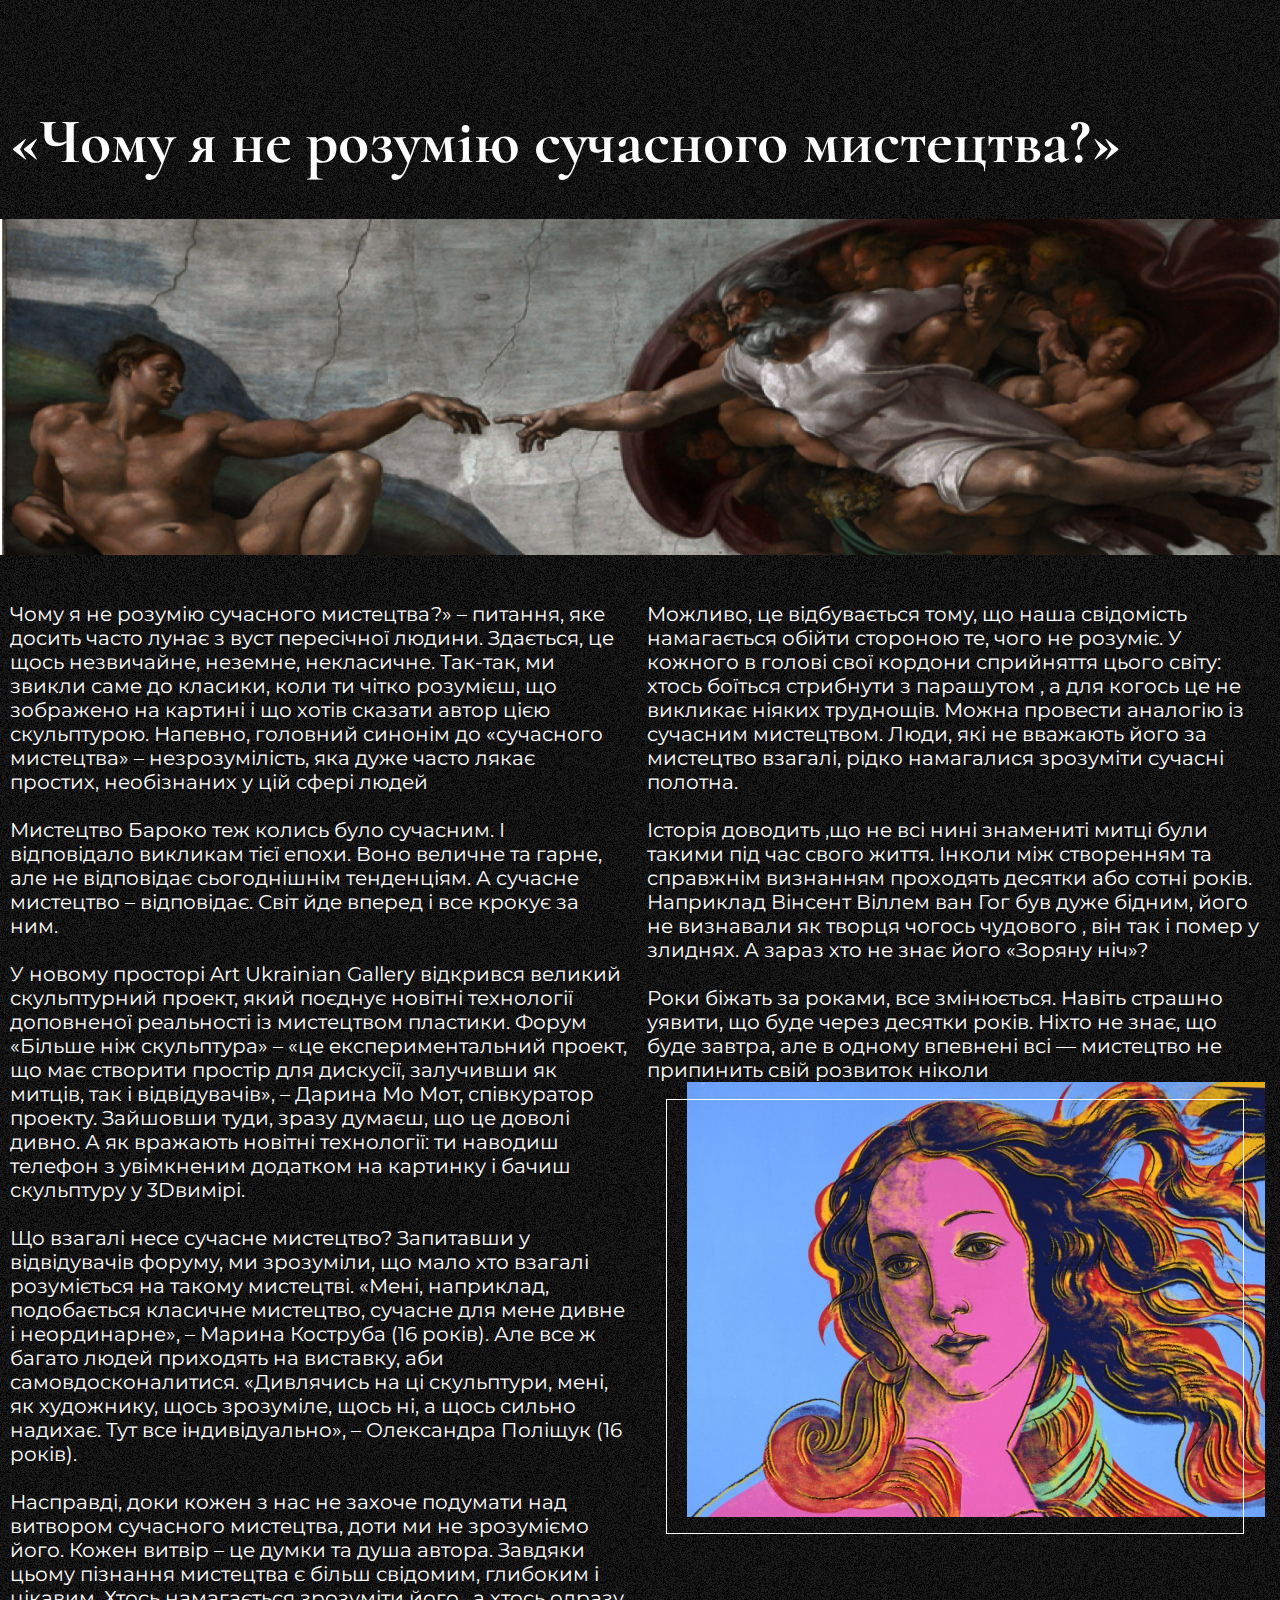
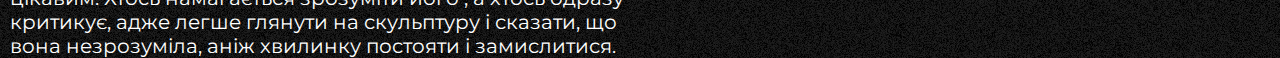
<file: pages/articleWhyINot.html>
<!DOCTYPE html>
<html lang="uk">
<head>
    <meta charset="UTF-8">
    <meta http-equiv="X-UA-Compatible" content="IE=edge">
    <meta name="viewport" content="width=device-width, initial-scale=1.0">
    <title>«Чому я не розумію сучасного мистецтва?»</title>
    <link rel="stylesheet" href="../style/style.css">
</head>
<body class="why-i-not">
    <div class="wrapper">
        <header class="header-why-i-not why-i-not-container">
            <h1 class="header-why-i-not__title">«Чому я не розумію сучасного мистецтва?»</h1>
        </header>
        <img src="../img/why-i-not-img1.jpg" alt="Картина">
        <div class="info-container container">
            <p class="info1 " >
                Чому я не розумію сучасного мистецтва?» – питання, яке досить часто лунає з вуст пересічної людини. Здається, це щось незвичайне, неземне, некласичне. Так-так, ми звикли саме до класики, коли ти чітко розумієш, що зображено на картині і що хотів сказати автор цією скульптурою. Напевно, головний синонім до «сучасного мистецтва» – незрозумілість, яка дуже часто лякає простих, необізнаних у цій сфері людей <br> <br>

Мистецтво Бароко теж колись було сучасним. І відповідало викликам тієї епохи. Воно величне та гарне, але не відповідає сьогоднішнім тенденціям. А сучасне мистецтво – відповідає. Світ йде вперед і все крокує за ним.<br> <br>

У новому просторі Art Ukrainian Gallery відкрився великий скульптурний проект, який поєднує новітні технології доповненої реальності із мистецтвом пластики. Форум «Більше ніж скульптура» – «це експериментальний проект, що має створити простір для дискусії, залучивши як митців, так і відвідувачів», – Дарина Мо Мот, співкуратор проекту. Зайшовши туди, зразу думаєш, що це доволі дивно. А як вражають новітні технології: ти наводиш телефон з увімкненим додатком на картинку і бачиш скульптуру у 3Dвимірі.<br> <br>

Що взагалі несе сучасне мистецтво? Запитавши у відвідувачів форуму, ми зрозуміли, що мало хто взагалі розуміється на такому мистецтві. «Мені, наприклад, подобається класичне мистецтво, сучасне для мене дивне і неординарне», – Марина Коструба (16 років). Але все ж багато людей приходять на виставку, аби самовдосконалитися. «Дивлячись на ці скульптури, мені, як художнику, щось зрозуміле, щось ні, а щось сильно надихає. Тут все індивідуально», – Олександра Поліщук (16 років).<br> <br>

Насправді, доки кожен з нас не захоче подумати над витвором сучасного мистецтва, доти ми не зрозуміємо його.  Кожен витвір – це думки та душа автора.  Завдяки цьому пізнання мистецтва є більш свідомим, глибоким і цікавим. Хтось намагається зрозуміти його , а хтось одразу критикує, адже легше глянути на скульптуру і сказати, що вона незрозуміла, аніж хвилинку постояти і замислитися.
            </p>
            <p class="info2">
                Можливо, це відбувається тому, що наша свідомість намагається обійти стороною те, чого не розуміє. У кожного в голові свої кордони сприйняття цього світу: хтось боїться стрибнути з парашутом , а для когось це не викликає ніяких труднощів. Можна провести аналогію із сучасним мистецтвом. Люди, які не вважають його за мистецтво взагалі, рідко намагалися зрозуміти сучасні полотна. <br> <br>

Історія доводить ,що не всі нині знамениті митці були такими під час свого життя. Інколи між створенням та справжнім визнанням проходять десятки або сотні років.  Наприклад Вінсент Віллем ван Гог  був дуже бідним, його не визнавали як творця чогось чудового , він  так і помер у злиднях. А зараз хто не знає його «Зоряну ніч»?<br> <br>

Роки біжать за роками, все змінюється. Навіть страшно уявити, що буде через десятки років. Ніхто не знає, що буде завтра, але в одному впевнені всі — мистецтво не припинить свій розвиток ніколи 
<img src="../img/info2-img.png" alt="Картина">
            </p>
        </div>
    </div>
</body>
</html>
</file>
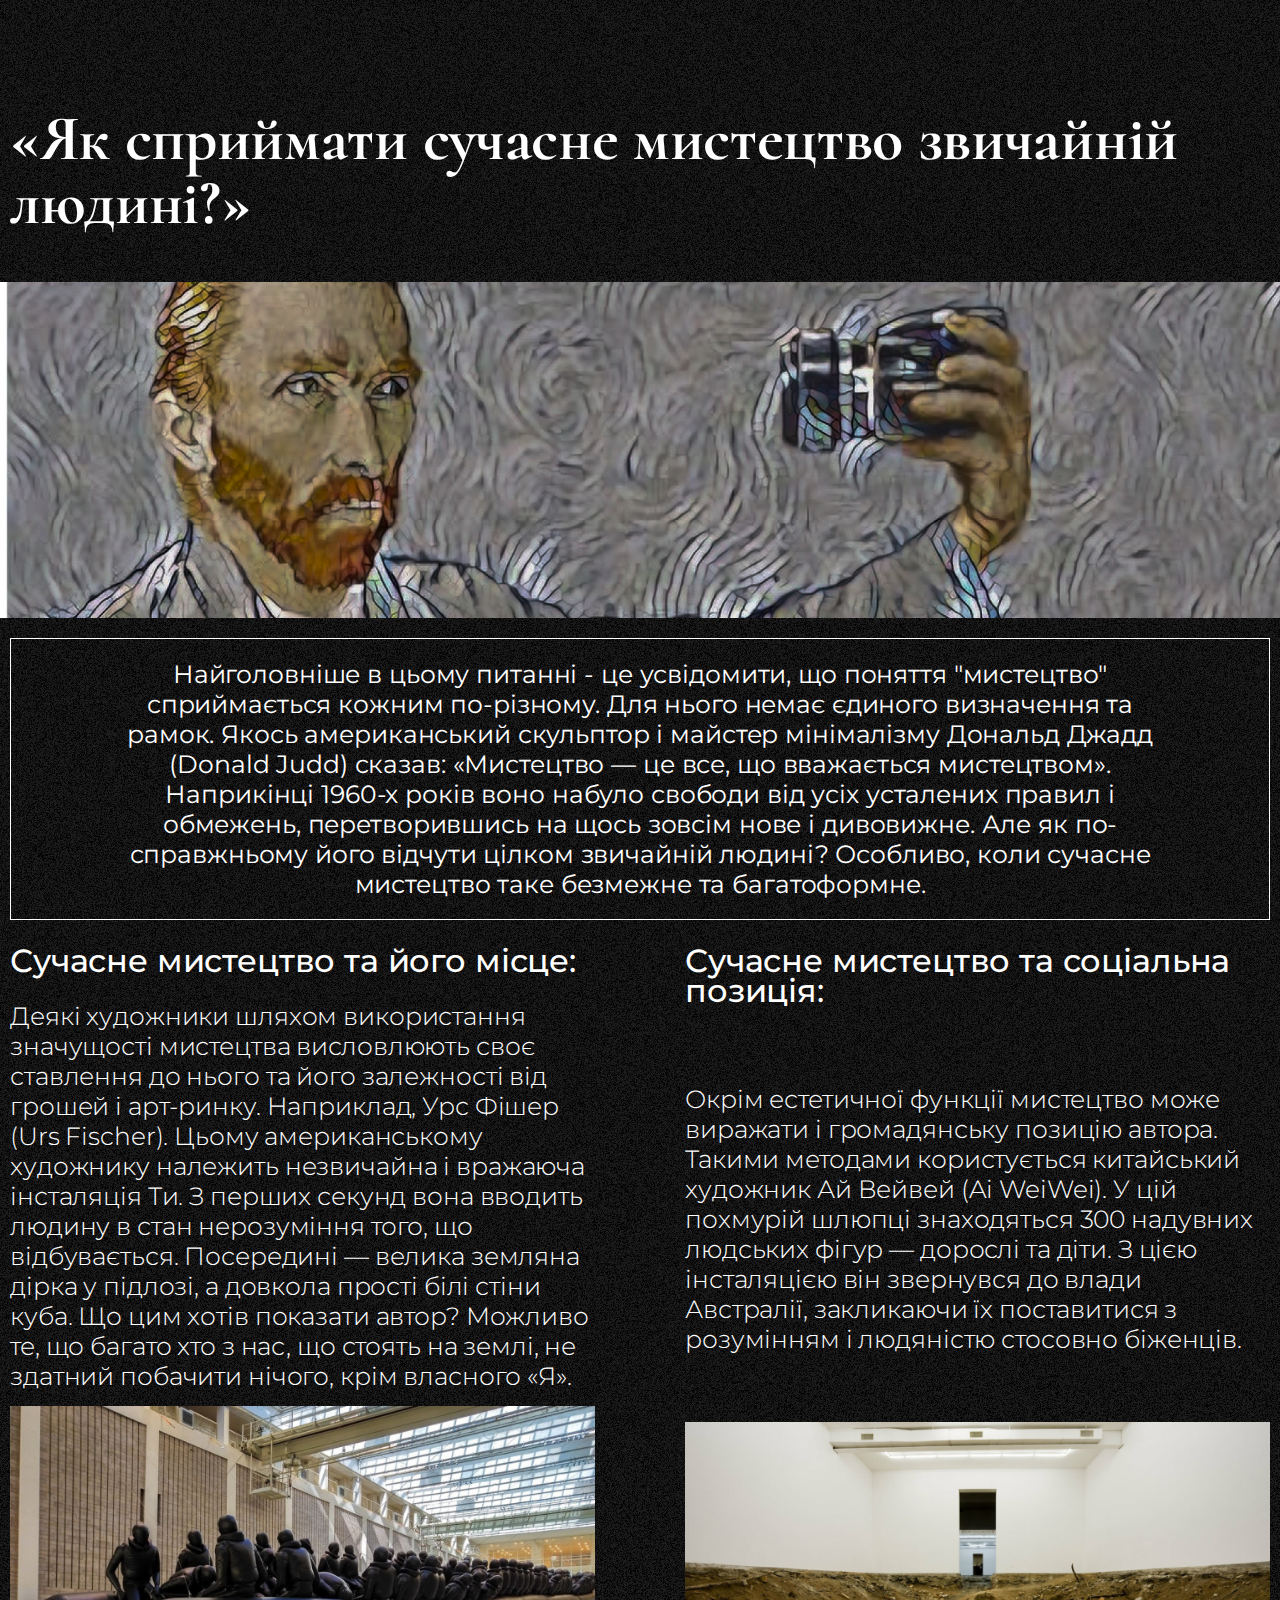
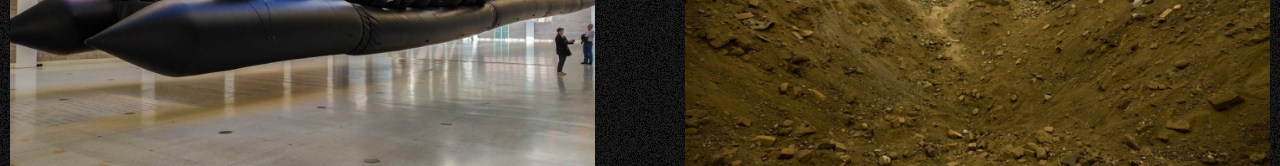
<file: pages/howUnderstand.html>
<!DOCTYPE html>
<html lang="uk">

<head>
    <meta charset="UTF-8">
    <meta http-equiv="X-UA-Compatible" content="IE=edge">
    <meta name="viewport" content="width=device-width, initial-scale=1.0">
    <title>«Як сприймати сучасне мистецтво звичайній людині?»</title>
    <link rel="stylesheet" href="../style/style.css">
</head>

<body>
    <div class="wrapper">
        <header class="header-how-understend how-understend-container">
            <h1 class="header-how-understend__title">«Як сприймати сучасне мистецтво звичайній людині?»</h1>
        </header>
        <main class="main">
            <img src="../img/howUnderstand-img.jpg" alt="Як зрозуміти?">
            <p class="how-understend-p how-understend-container">Найголовніше в цьому питанні - це усвідомити, що
                поняття "мистецтво" сприймається кожним по-різному. Для нього немає єдиного визначення та рамок. Якось
                американський скульптор і майстер мінімалізму Дональд Джадд (Donald Judd) сказав: «Мистецтво — це все,
                що вважається мистецтвом». Наприкінці 1960-х років воно набуло свободи від усіх усталених правил і
                обмежень, перетворившись на щось зовсім нове і дивовижне. Але як по-справжньому його відчути цілком
                звичайній людині? Особливо, коли сучасне мистецтво таке безмежне та багатоформне.

            </p>
            <div class="how-under-card-container how-understend-container flex">
                <article class="how-under-card-container__card">
                    <h6>Сучасне мистецтво та його місце:</h6>
                    <p>Деякі художники шляхом використання значущості мистецтва висловлюють своє ставлення до нього та
                        його залежності від грошей і арт-ринку. Наприклад, Урс Фішер (Urs Fischer). Цьому американському
                        художнику належить незвичайна і вражаюча інсталяція Ти. З перших секунд вона вводить людину в
                        стан нерозуміння того, що відбувається. Посередині — велика земляна дірка у підлозі, а довкола
                        прості білі стіни куба. Що цим хотів показати автор? Можливо те, що багато хто з нас, що стоять
                        на землі, не здатний побачити нічого, крім власного «Я».</p>
                    <img src="../img/how-und-card1.png" alt="Картина">
                </article>
                <article class="how-under-card-container__card">
                    <h6>Сучасне мистецтво та соціальна
                        позиція:</h6>
                    <p>Окрім естетичної функції мистецтво може виражати і громадянську позицію автора. Такими методами
                        користується китайський художник Ай Вейвей (Ai WeiWei). У цій похмурій шлюпці знаходяться 300
                        надувних людських фігур — дорослі та діти. З цією інсталяцією він звернувся до влади Австралії,
                        закликаючи їх поставитися з розумінням і людяністю стосовно біженців.</p>
                    <img src="../img/how-und-card2.png" alt="Картина">
                </article>
            </div>
        </main>
    </div>
</body>

</html>
</file>
<file: style/style.css>
/* fonts */
@import url(https://fonts.googleapis.com/css?family=Montserrat:regular,500,600);
@import url(https://fonts.googleapis.com/css?family=Viaoda+Libre:regular);
@import url(https://fonts.googleapis.com/css?family=Cormorant:700);
@import url(https://fonts.googleapis.com/css?family=Roboto:100,300);
/* fonts */

/* zeroing */
*,
*::before,
*::after {
  -webkit-box-sizing: border-box;
  box-sizing: border-box;
}

* {
  margin: 0;
  padding: 0;
}

ul[class],
ol[class] {
  padding: 0;
}

button {
  border: none;
}

body,
h1,
h2,
h3,
h4,
p,
li,
figure,
figcaption,
blockquote,
dl,
dd {
  margin: 0;
}

body {
  min-height: 100vh;
  scroll-behavior: smooth;
  text-rendering: optimizeSpeed;
  line-height: 1.5;
  height: 100%;
  background: #1E1E1E url(../img/bodyBackground.svg);
  font-family: 'Montserrat';
  font-style: normal;
  font-weight: 400;
  font-size: 15px;
  line-height: 18px;
  color: #FFFFFF;
}
ul[class],
ol[class] {
  list-style: none;
}

a {
  text-decoration: none;
  color: inherit;
}

img {
  max-width: 100%;
  display: block;
}

article>*+* {
  margin-top: 1em;
}

input,
button,
textarea,
select {
  font: inherit;
}

html {
  height: 100%;
}

/* zeroing */
.wrapper {
  overflow: hidden;
  display: flex;
  flex-direction: column;
  min-height: 100vh;
  margin: 0 auto;
}
.container {
  max-width: 1425px;
  width: 100%;
  margin: 0 auto;
}

/* Мой фреймворк */
.flex {
  display: flex;
}

.justify-content-space-around {
  display: flex;
  justify-content: space-around;
}

.flex-center {
  display: flex;
  align-items: center;
  justify-content: center;
}

.align-items-center {
  display: flex;
  align-items: center;
}

.justify-content-space-between {
  display: flex;
  justify-content: space-between;
}

.column-center {
  display: flex;
  flex-direction: column;
  align-items: center;
  justify-content: center;
}

.column-space-between {
  display: flex;
  flex-direction: column;
  justify-content: space-between;
}

.column-space-around {
  display: flex;
  flex-direction: column;
  justify-content: space-around;
}

/* Мой фреймворк */

/*  BEM blocks*/
.black-btn {
  background: rgba(0, 0, 0, 0.64);
  border: 0.5px solid #FFFFFF;
  backdrop-filter: blur(100px);
  border-radius: 15px;
}

.title {
  font-family: 'Viaoda Libre';
  font-style: normal;
  font-weight: 400;
  font-size: 48px;
  line-height: 68px;
}

.articles__item-title {
  font-family: 'Cormorant';
  font-style: normal;
  font-weight: 700;
  font-size: 40px;
  line-height: 30px;
  letter-spacing: -0.035em;
}

/*  BEM blocks*/

/* Header */
.header {
  border-bottom: 1px solid #FFFFFF;
  transform: rotate(-0.03deg);
  min-height: 1100px;
  background: url(../img/statue.png) no-repeat;
  background-position: right 40px;
  background-size: 1200px;
  position: relative;
  margin-bottom: 400px;
}

.header__logo-nav {
  align-items: center;
}

.menu__list {
  min-width: 266px;
  margin-top: -80px !important;
  font-weight: 500;
}

.menu__list-item:hover {
  color: #808080;
  transition: 0.2s;
}

.menu__list-item:active {
  transform: scale(0.9);
  transition: 0.001s;
}

.now-more__btn {
  font-weight: 400;
  font-size: 15px;
  line-height: 18px;
  text-align: center;
  border: 1px solid #FFFFFF;
  border-radius: 50%;
  max-width: 150px;
  height: 150px;
}

.now-more__btn span {
  margin-bottom: 6px;
}

.now-more__txt {
  font-weight: 400;
  font-size: 20px;
  line-height: 24px;
  margin-top: 58px;
  max-width: 513px;
  min-height: 72px;
}

.now-more__btn:hover {
  background-color: #FFFFFF;
  transition: 0.4s;
  color: black;
  font-weight: 500;
}

.now-more__btn:hover svg path {
  stroke: black;
}

.header__line {
  width: 100%;
  height: 1px;
  background-color: #FFFFFF;
  position: absolute;
  bottom: 410px;
  transform: rotate(-0.03deg);
  overflow: hidden;
}

/* Header */

/* our-blog */
.subscribe__title {
  font-family: 'Cormorant';
font-style: normal;
font-weight: 600;
font-size: 40px;
line-height: 48px;

}

.our-blog {
  margin-top: -320px;
}

.subscribe__txt {
  font-family: 'Roboto';
  font-weight: 100;
  font-size: 15px;
  line-height: 18px;
}

.subscribe__btn {
  font-family: 'Roboto';
  font-weight: 300;
  font-size: 10px;
  line-height: 12px;
  padding: 9px 42px;
  margin-top: 10px;
  display: inline-block;
}

.black-btn:hover {
  color: #7a7a7a;
  transition: 0.3s;
}

.black-btn:active {
  border-color: transparent;
  transition: 0.4s;
}

.our-blog__btns {
  gap: 47px;
  flex: 0 0 63%;
}

.btns__item {
  text-align: center;
  height: 111px;
  /* min-width: 300px; */
  flex: 1 0 33.33333333%;
}

/* our-blog */

/* articles */
.articles__title{
  font-family: 'Cormorant';
font-style: normal;
font-weight: 600;
font-size: 40px;
line-height: 48px;

}
.articles {
  margin-top: 19px;
  border-bottom: 1px solid #FFFFFF;
  padding-bottom: 78px;
}

.articles__item:nth-child(1) {
  background: url(../img/Article1.png) no-repeat;
  /* background: url(/img/Screenshot_20220801-121712_Instagram.png) no-repeat; */
  /* background-size:cover; */
}

.articles__item:nth-child(1) h4 {
  max-width: 569px;
}

.articles__item:nth-child(2) {
  background: url(../img/Article2.png) no-repeat;
/* background: url(/img/Screenshot_20220801-121821_Instagram.png); */
background-size: cover;
}

.articles__item:nth-child(2) h4 {
  max-width: 464px;
}

.articles__item:nth-child(3) {
  background: url(../img/Article3.png) no-repeat;
  margin-top: 30px;
  /* background: url(/img/Screenshot_20220801-122333_Instagram.png) no-repeat; */
  /* background-size: contain; */
}

.articles__item:nth-child(3) h4 {
  font-size: 32px;
  max-width: 348px;
}

.articles__item:nth-child(4) {
  background: url(../img/Article4.png) no-repeat;
  /* background: url(/img/Screenshot_20220801-121721_Instagram.png); */
  margin-top: 30px;
}

.articles__item:nth-child(4) h4 {
  max-width: 412px;
  font-size: 32px;
}

.articles__item:nth-child(5) {
  background: url(../img/Article5.png) no-repeat;
  /* background: url(/img/Screenshot_20220801-121805_Instagram.png); */
  margin-top: 30px;
  background-size: cover;
}

.articles__item:nth-child(5) h4 {
  max-width: 318px;
  font-size: 32px;
}

.articles-container {
  flex-wrap: wrap;
  width: 100%;
  justify-content: space-between;
  margin-top: 39px;
}

.articles__item {
  min-height: 340px;
  border-radius: 15px;
  display: flex;
  align-items: flex-end;
  padding: 0 0 31px 15px;
}

.articles__item-flex50 {
  flex: 0 1 50%;
}
.articles__item a{
  width: 100%;
  height: 100%;
  display: flex;
  align-items: flex-end;
}
.articles__item-flex33 {
  flex: 0 1 33.333339999933333333333%;
}

/* articles */


/* Painters */
.painter{
  background: #3E3A39;
border-radius: 15px;
min-height: 534px;
flex: 0 1 25%;
}
.painters{
  padding: 59px 0;
  border-bottom: 1px solid #FFFFFF;;
}
.painters-title{
  font-family: 'Viaoda Libre';
font-style: normal;
font-weight: 400;
font-size: 48px;
line-height: 68px;
margin-bottom: 20px;
}
.painter-container{
  gap: 20px;
}
.painter__name {

  font-family: 'Viaoda Libre';
  font-style: normal;
  font-weight: 400;
  font-size: 24px;
  line-height: 34px;
padding: 0 0 0 21px;
}
.painter__info {
  
font-family: 'Roboto';
font-style: normal;
font-weight: 400;
font-size: 11px;
line-height: 13px;
padding: 0 0 0 21px;
}
/* Painters */

/* Why-i-not */
.why-i-not-container{
  max-width: 1420px;
  width: 100%;
  margin: 107px auto 42px auto;
}
.header-why-i-not__title{
font-family: 'Cormorant';
font-style: normal;
font-weight: 700;
font-size: 64px;
line-height: 70px;
letter-spacing: -0.005em;
}
/* Why-i-not */
/* HowUnderstand */
.how-understend-container{
  max-width: 1489px;
  width: 100%;
  margin: 0 auto;
}
.header-how-understend__title{
  font-family: 'Cormorant';
  font-style: normal;
  font-weight: 700;
  font-size: 64px;
  line-height: 100%;
  letter-spacing: -0.005em;
  margin: 107px 0 47px 0;
}
.how-understend-p{
  font-family: 'Montserrat';
font-style: normal;
font-weight: 400;
font-size: 25px;
line-height: 30px;
text-align: center;
letter-spacing: -0.005em;
border: 1px solid #FFFFFF;
margin-top: 20px;
padding: 20px 99px;
}
.how-under-card-container{
  gap: 90px;
  margin-top: 26px;
}
.how-under-card-container__card {
  flex: 0 1 50%;
  display: flex;
  flex-direction: column;
  justify-content: space-between;
  min-height: 799px;
}
.how-under-card-container__card h6{
  font-family: 'Montserrat';
font-style: normal;
font-weight: 500;
font-size: 32px;
line-height: 30px;
letter-spacing: -0.005em;
}
.how-under-card-container__card p{
  font-family: 'Montserrat';
font-style: normal;
font-weight: 300;
font-size: 25px;
line-height: 30px;
letter-spacing: -0.005em;
}
/* HowUnderstand */
/* Footer */
.footer {
  margin-top: auto;
  background-color: black;
}
.footer-logo-nav{
  display: flex;
  justify-content: flex-start;
}
.footer-menu{
  margin: 240px 0 0 35px !important;
  min-width: 376px;
}
.telegram-icon:hover{
  stroke: aqua;
  transition: 0.4s;
}
.inst-icon:hover{
  stroke: #922f87;
  transition: 0.4s;
}
.info-container{
  font-family: 'Montserrat';
font-weight: 400;
font-size: 20px;
line-height: 24px;
display: flex;
gap: 20px;
margin-top: 47px;
}
.info1{
  flex:0 1 49%;
}
.info2{
  flex: 0 1 49%;
  display: flex;
  flex-direction: column;
  align-items: flex-end;
}
/* Footer */
/* Media */
@media(max-width:1425px) {
  .container {
    max-width: calc(100% - 20px);
  }
  .how-understend-container{
    max-width: calc(100% - 20px);
  }
  .why-i-not-container{
    max-width: calc(100% - 20px);
  }
  .our-blog__btns {
    gap: 20px;
  }

  .articles__item:nth-child(2) {
    margin-left: 1%;
    flex: 0 1 49%;
  }

  .articles__item:nth-child(4) {
    margin: 30px 0.9% 0 0.9%;
    flex: 31%;
  }
}
@media(max-width:1255px){
  .painter-container{
    flex-wrap: wrap;
  }
  .painter{
    flex: 0 1 48%;
  }
  .painter img{
    margin: 0 auto;
  }
}
@media(max-width:960px) {
  .how-under-card-container__card p{
    font-size: 20px;

  }
  .our-blog__btns {
    flex-wrap: wrap;
  }

  .btns__item {
    flex: 1 0 40%;
  }

  .btns__item-last {
    flex: 0 0 100%;
  }

  .articles__item:nth-child(3) {
    flex: 1 0 49%;
  }

  .articles__item:nth-child(4) {
    flex: 0 1 49%;
    margin: 30px 0 0 10px;
  }

  .articles__item:nth-child(5) {
    flex: 0 0 100%;
  }
}

@media(max-width:768px) {
  .how-under-card-container{
    flex-direction: column;
  }
  .header {
    min-height: 1267px;
  }

  .header__logo-nav {
    flex-direction: column;
  }

  .header__logo {
    max-width: 100%;
    margin-top: -50px;
  }

  .header {
    background-position: -400px 200px;
  }
  .footer-menu{
    padding-bottom: 50px !important;
  }
  .now-more__txt {
    text-shadow: 2px 2px #1E1E1E;
    box-shadow: 10px 10px 10px #1E1E1E;
  }
}

@media(max-width:610px) {
  .how-understend-p{
    padding: 3px 16px;
  }
  .info-container{
    flex-direction: column;
  }
  .painter__info{
    font-size: 14px;
  }
  .painter{
    flex: 0 1 100%;
  }
  .articles__item {
    flex: 1 1 100% !important;
    margin: 15px 0 0 0;
  }
  .articles-container {
    flex-direction: column;
    align-items: center;
  }
  .articles__item {
    flex: 1 1 100% !important;
    margin: 15px 0 0 0;
  }
}
  @media(max-width:480px) {
    .how-understend-p{
      font-size: 20px;
    }
    .our-blog {
      flex-direction: column;
      align-items: center;
      gap: 10px;
    }

    .btns__item {
      flex: 1 0 100%;
    }
    .footer-menu{
      flex-direction: column;
      align-items: center;
      height: 220px;
      justify-content: space-between;
      margin-top: -120px !important;
    }
  }

  /* Media */
</file>
